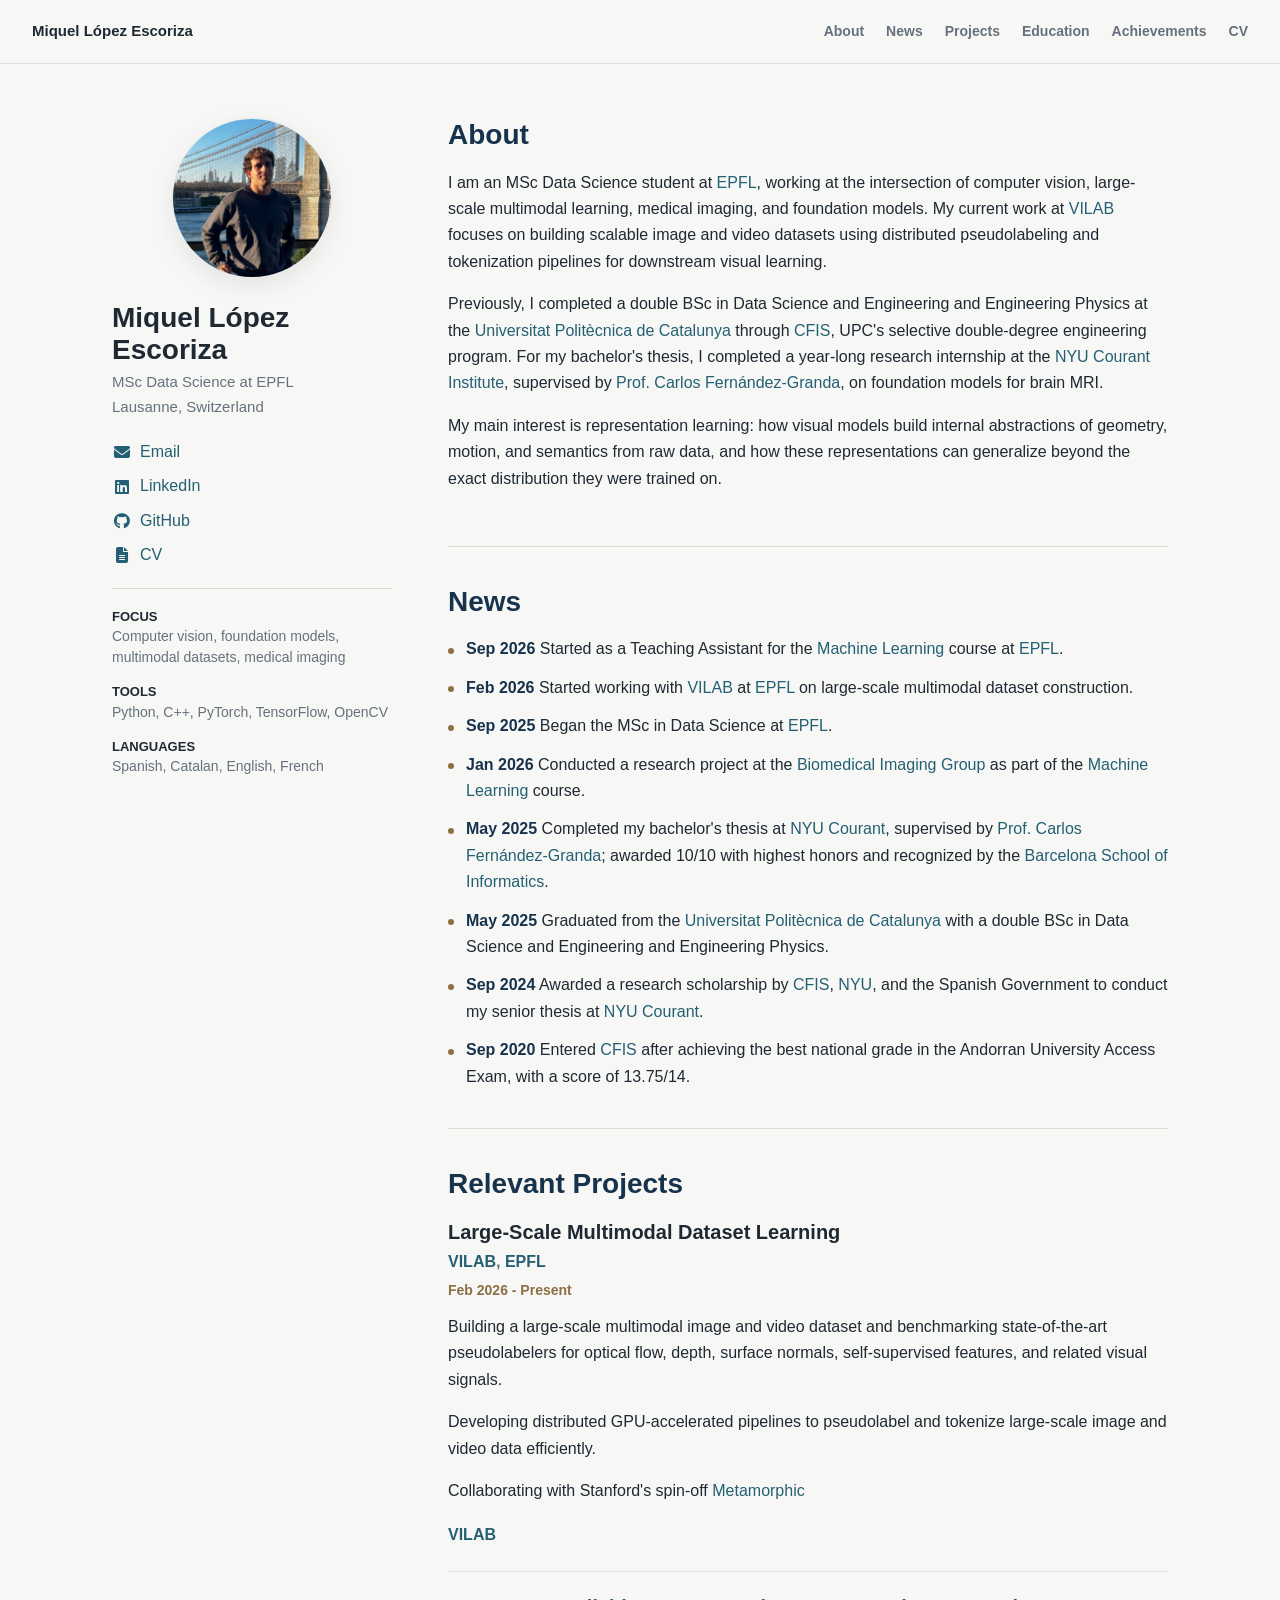
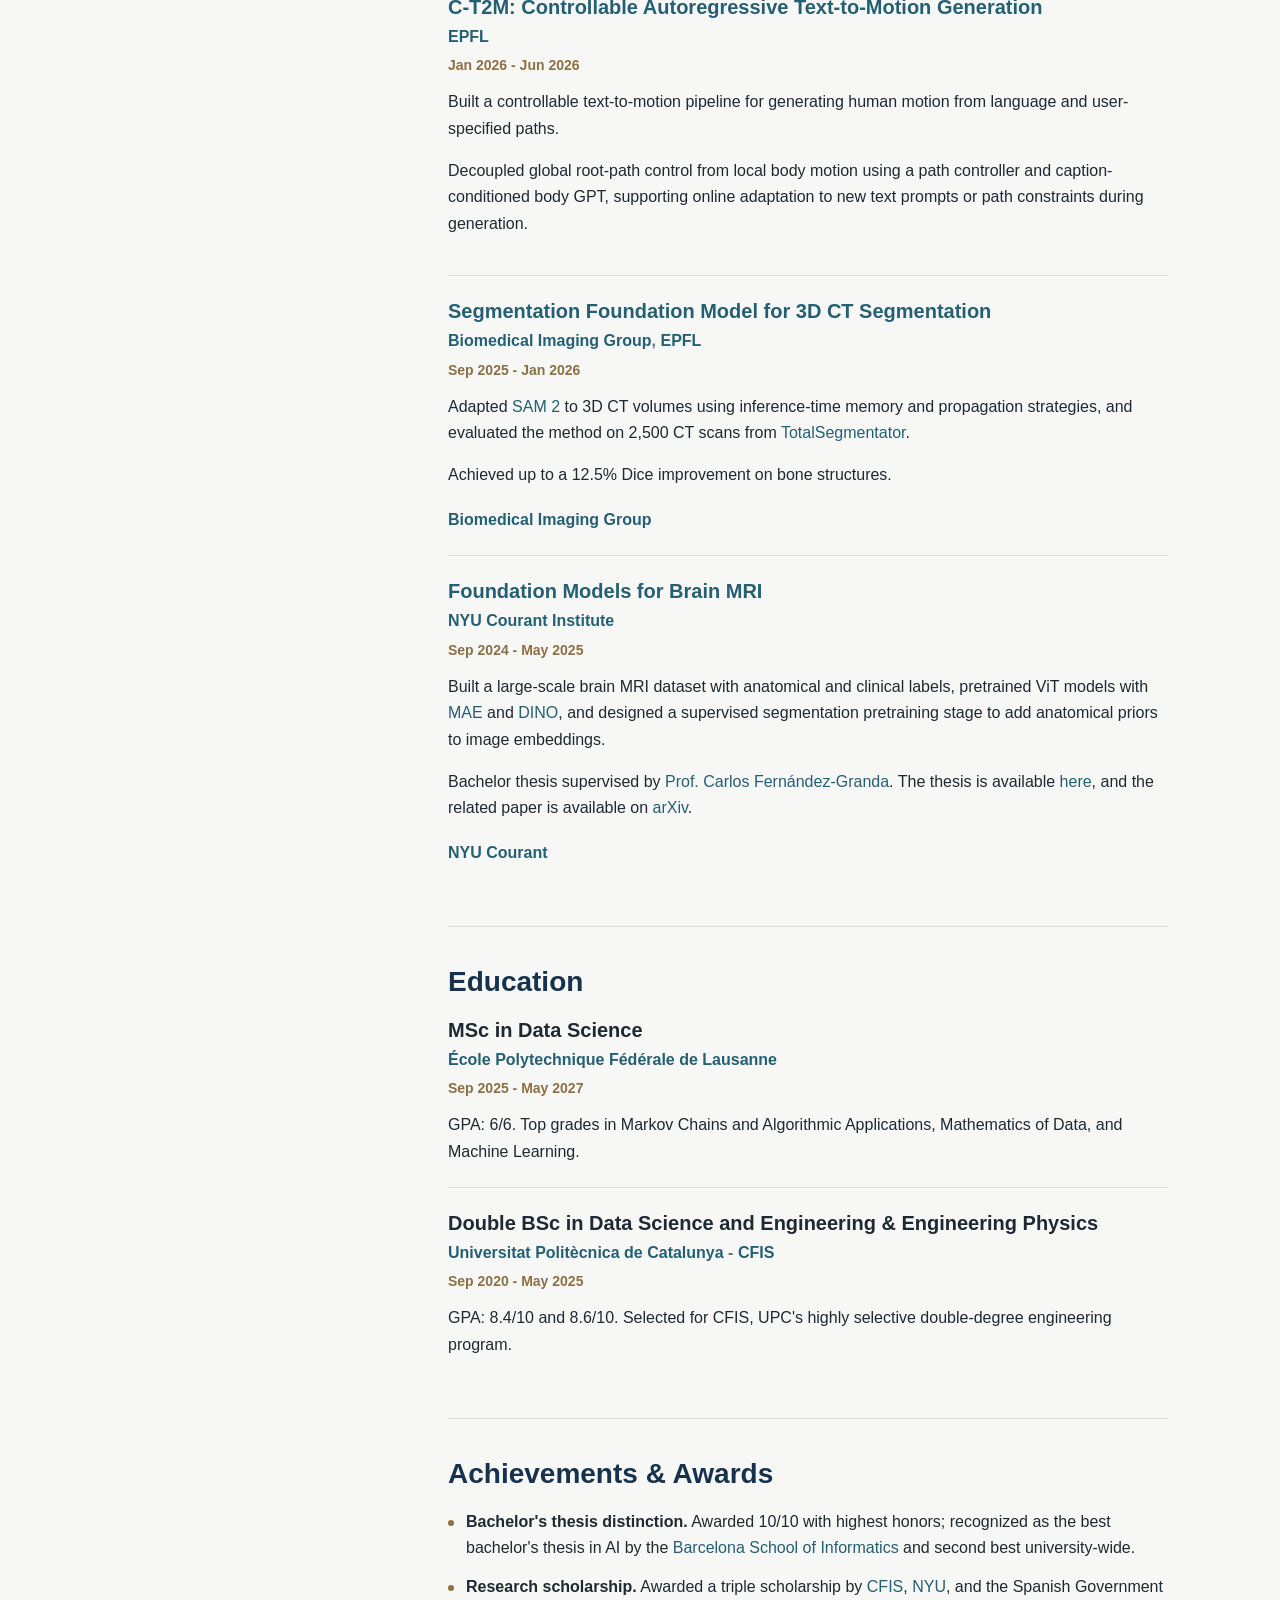
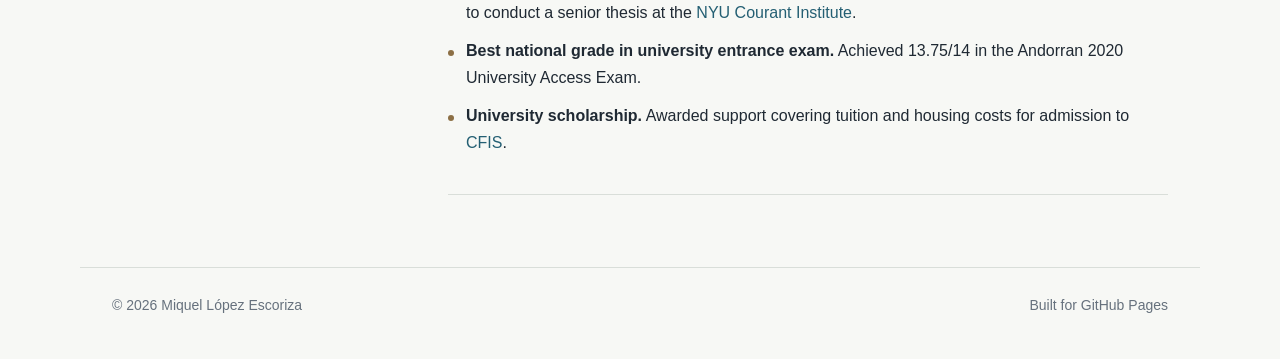
<file: index.html>
<!doctype html>
<html lang="en">
  <head>
    <meta charset="utf-8">
    <meta name="viewport" content="width=device-width, initial-scale=1">
    <meta name="description" content="Miquel L&oacute;pez Escoriza - data science, computer vision, medical imaging, foundation models, and multimodal learning.">
    <title>Miquel L&oacute;pez Escoriza</title>
    <link rel="stylesheet" href="styles.css">

    <link
      rel="stylesheet"
      href="https://cdnjs.cloudflare.com/ajax/libs/font-awesome/6.5.0/css/all.min.css"
    >
  </head>
  <body>
    <header class="site-header">
      <a class="brand" href="#about">Miquel L&oacute;pez Escoriza</a>
      <nav class="top-nav" aria-label="Primary">
        <a href="#about">About</a>
        <a href="#news">News</a>
        <a href="#projects">Projects</a>
        <a href="#education">Education</a>
        <a href="#achievements">Achievements</a>
        <a href="cv.pdf">CV</a>
      </nav>
    </header>

    <main class="page-shell">
      <aside class="profile">
        <img class="avatar" src="assets/profile.png" alt="Profile picture of Miquel L&oacute;pez Escoriza">
        <h1>Miquel L&oacute;pez Escoriza</h1>
        <p class="tagline">MSc Data Science at EPFL</p>
        <p class="location">Lausanne, Switzerland</p>

        <div class="profile-links" aria-label="Profile links">
          <a href="mailto:miquel.lopezescoriza@epfl.ch">
            <i class="fa-solid fa-envelope"></i>
            <span>Email</span>
          </a>

          <a href="https://www.linkedin.com/in/miquel-l%C3%B3pez-escoriza-42b721256/" target="_blank" rel="noopener noreferrer">
            <i class="fa-brands fa-linkedin"></i>
            <span>LinkedIn</span>
          </a>

          <a href="https://github.com/MIQUEL-LOPEZ-ESCORIZA" target="_blank" rel="noopener noreferrer">
            <i class="fa-brands fa-github"></i>
            <span>GitHub</span>
          </a>

          <a href="cv.pdf">
            <i class="fa-solid fa-file-lines"></i>
            <span>CV</span>
          </a>
        </div>

        <div class="quick-facts">
          <p><strong>Focus</strong> Computer vision, foundation models, multimodal datasets, medical imaging</p>
          <p><strong>Tools</strong> Python, C++, PyTorch, TensorFlow, OpenCV</p>
          <p><strong>Languages</strong> Spanish, Catalan, English, French</p>
        </div>
      </aside>

      <section class="content">
        <section id="about" class="section">
          <h2>About</h2>
          <p>
            I am an MSc Data Science student at
            <a href="https://www.epfl.ch/en/">EPFL</a>, working at the intersection of computer vision,
            large-scale multimodal learning, medical imaging, and foundation models. My current work at
            <a href="https://vilab.epfl.ch/">VILAB</a> focuses on building scalable image and video datasets using
            distributed pseudolabeling and tokenization pipelines for downstream visual learning.
          </p>
          <p>
            Previously, I completed a double BSc in Data Science and Engineering and Engineering Physics at the
            <a href="https://www.upc.edu/en">Universitat Polit&egrave;cnica de Catalunya</a> through
            <a href="https://cfis.upc.edu/en">CFIS</a>, UPC's selective double-degree engineering program. For my
            bachelor's thesis, I completed a year-long research internship at the
            <a href="https://cims.nyu.edu/dynamic/">NYU Courant Institute</a>, supervised by
            <a href="https://math.nyu.edu/~cfgranda/">Prof. Carlos Fern&aacute;ndez-Granda</a>, on foundation models
            for brain MRI.
          </p>
          <p>
            My main interest is representation learning: how visual models build internal abstractions of geometry,
            motion, and semantics from raw data, and how these representations can generalize beyond the exact
            distribution they were trained on.
          </p>
        </section>

        <section id="news" class="section news">
          <h2>News</h2>
          <ul>
            <li><time datetime="2026-09">Sep 2026</time> Started as a Teaching Assistant for the <a href="https://edu.epfl.ch/coursebook/en/machine-learning-CS-433">Machine Learning</a> course at <a href="https://www.epfl.ch/en/">EPFL</a>.</li>
            <li><time datetime="2026-02">Feb 2026</time> Started working with <a href="https://vilab.epfl.ch/">VILAB</a> at <a href="https://www.epfl.ch/en/">EPFL</a> on large-scale multimodal dataset construction.</li>
            <li><time datetime="2025-09">Sep 2025</time> Began the MSc in Data Science at <a href="https://www.epfl.ch/education/master/programs/data-science/">EPFL</a>.</li>
            <li><time datetime="2026-01">Jan 2026</time> Conducted a research project at the <a href="https://bigwww.epfl.ch/">Biomedical Imaging Group</a> as part of the <a href="https://edu.epfl.ch/coursebook/en/machine-learning-CS-433">Machine Learning</a> course.</li>
            <li><time datetime="2025-05">May 2025</time> Completed my bachelor's thesis at <a href="https://cims.nyu.edu/dynamic/">NYU Courant</a>, supervised by <a href="https://math.nyu.edu/~cfgranda/">Prof. Carlos Fern&aacute;ndez-Granda</a>; awarded 10/10 with highest honors and recognized by the <a href="https://www.fib.upc.edu/en">Barcelona School of Informatics</a>.</li>
            <li><time datetime="2025-05">May 2025</time> Graduated from the <a href="https://www.upc.edu/en">Universitat Polit&egrave;cnica de Catalunya</a> with a double BSc in Data Science and Engineering and Engineering Physics.</li>
            <li><time datetime="2024-09">Sep 2024</time> Awarded a research scholarship by <a href="https://cfis.upc.edu/en">CFIS</a>, <a href="https://www.nyu.edu/">NYU</a>, and the Spanish Government to conduct my senior thesis at <a href="https://cims.nyu.edu/dynamic/">NYU Courant</a>.</li>
            <li><time datetime="2020-09">Sep 2020</time> Entered <a href="https://cfis.upc.edu/en">CFIS</a> after achieving the best national grade in the Andorran University Access Exam, with a score of 13.75/14.</li>
          </ul>
        </section>

        <section id="experience" class="section">
          <h2>Relevant Projects</h2>


          <article class="entry">
            <div class="entry-meta">
              <h3>Large-Scale Multimodal Dataset Learning</h3>
              <span><a href="https://vilab.epfl.ch/">VILAB</a>, <a href="https://www.epfl.ch/en/">EPFL</a></span>
              <time>Feb 2026 - Present</time>
            </div>
            <p>
              Building a large-scale multimodal image and video dataset and benchmarking state-of-the-art
              pseudolabelers for optical flow, depth, surface normals, self-supervised features, and related visual signals.
            </p>
            <p>
              Developing distributed GPU-accelerated pipelines to pseudolabel and tokenize large-scale image and video
              data efficiently.
            </p>
            <p>
              Collaborating with Stanford's spin-off <span><a href="https://www.metamorphic.com/about">Metamorphic</a>
            </p>
            <a class="text-link" href="https://vilab.epfl.ch/">VILAB</a>
          </article>

          <article class="entry">
            <div class="entry-meta">
              <h3><a href="https://mpilligua.github.io/C-T2M.github.io/">C-T2M: Controllable Autoregressive Text-to-Motion Generation</a></h3>
              <span><a href="https://www.epfl.ch/en/">EPFL</a></span>
              <time>Jan 2026 - Jun 2026</time>
            </div>
            <p>
              Built a controllable text-to-motion pipeline for generating human motion from language and
              user-specified paths.
            </p>
            <p>
              Decoupled global root-path control from local body motion using a path controller and
              caption-conditioned body GPT, supporting online adaptation to new text prompts or path constraints
              during generation.
            </p>
          </article>

          <article class="entry">
            <div class="entry-meta">
              <h3><a href="https://arxiv.org/abs/2603.23116">Segmentation Foundation Model for 3D CT Segmentation</a></h3>
              <span><a href="https://bigwww.epfl.ch/">Biomedical Imaging Group</a>, <a href="https://www.epfl.ch/en/">EPFL</a></span>
              <time>Sep 2025 - Jan 2026</time>
            </div>
            <p>
              Adapted <a href="https://ai.meta.com/sam2/">SAM 2</a> to 3D CT volumes using inference-time memory and
              propagation strategies, and evaluated the method on 2,500 CT scans from
              <a href="https://github.com/wasserth/TotalSegmentator">TotalSegmentator</a>.
            </p>
            <p>
              Achieved up to a 12.5% Dice improvement on bone structures.
            </p>
            <a class="text-link" href="https://bigwww.epfl.ch/">Biomedical Imaging Group</a>
          </article>

          <article class="entry">
            <div class="entry-meta">
              <h3><a href="https://arxiv.org/abs/2609.06807">Foundation Models for Brain MRI</a></h3>
              <span><a href="https://cims.nyu.edu/dynamic/">NYU Courant Institute</a></span>
              <time>Sep 2024 - May 2025</time>
            </div>
            <p>
              Built a large-scale brain MRI dataset with anatomical and clinical labels, pretrained ViT models with
              <a href="https://arxiv.org/abs/2111.06377">MAE</a> and <a href="https://arxiv.org/abs/2104.14294">DINO</a>,
              and designed a supervised segmentation pretraining stage to add anatomical priors to image embeddings.
            </p>
            <p>
              Bachelor thesis supervised by <a href="https://math.nyu.edu/~cfgranda/">Prof. Carlos Fern&aacute;ndez-Granda</a>.
              The thesis is available <a href="https://upcommons.upc.edu/entities/publication/21ef589a-1c9e-4be0-b72b-c16742bead68">here</a>,
              and the related paper is available on
              <a href="https://arxiv.org/abs/2609.06807">arXiv</a>.
            </p>
            <a class="text-link" href="https://cims.nyu.edu/dynamic/">NYU Courant</a>
          </article>
        </section>

        <section id="education" class="section">
          <h2>Education</h2>

          <article class="entry compact">
            <div class="entry-meta">
              <h3>MSc in Data Science</h3>
              <span><a href="https://www.epfl.ch/en/">&Eacute;cole Polytechnique F&eacute;d&eacute;rale de Lausanne</a></span>
              <time>Sep 2025 - May 2027</time>
            </div>
            <p>
              GPA: 6/6. Top grades in Markov Chains and Algorithmic Applications, Mathematics of Data, and Machine Learning.
            </p>
          </article>

          <article class="entry compact">
            <div class="entry-meta">
              <h3>Double BSc in Data Science and Engineering &amp; Engineering Physics</h3>
              <span><a href="https://www.upc.edu/en">Universitat Polit&egrave;cnica de Catalunya</a> - <a href="https://cfis.upc.edu/en">CFIS</a></span>
              <time>Sep 2020 - May 2025</time>
            </div>
            <p>
              GPA: 8.4/10 and 8.6/10. Selected for CFIS, UPC's highly selective double-degree engineering program.
            </p>
          </article>
        </section>

        <section id="awards" class="section">
          <h2>Achievements &amp; Awards</h2>
          <ul class="awards">
            <li>
              <strong>Bachelor's thesis distinction.</strong> Awarded 10/10 with highest honors; recognized as the best
              bachelor's thesis in AI by the <a href="https://www.fib.upc.edu/en">Barcelona School of Informatics</a>
              and second best university-wide.
            </li>
            <li>
              <strong>Research scholarship.</strong> Awarded a triple scholarship by
              <a href="https://cfis.upc.edu/en">CFIS</a>, <a href="https://www.nyu.edu/">NYU</a>, and the Spanish Government
              to conduct a senior thesis at the <a href="https://cims.nyu.edu/dynamic/">NYU Courant Institute</a>.
            </li>
            <li>
              <strong>Best national grade in university entrance exam.</strong> Achieved 13.75/14 in the Andorran 2020
              University Access Exam.
            </li>
            <li>
              <strong>University scholarship.</strong> Awarded support covering tuition and housing costs for admission to
              <a href="https://cfis.upc.edu/en">CFIS</a>.
            </li>
          </ul>
        </section>
      </section>
    </main>

    <footer class="site-footer">
      <span>&copy; 2026 Miquel L&oacute;pez Escoriza</span>
      <span>Built for GitHub Pages</span>
    </footer>
  </body>
</html>
</file>
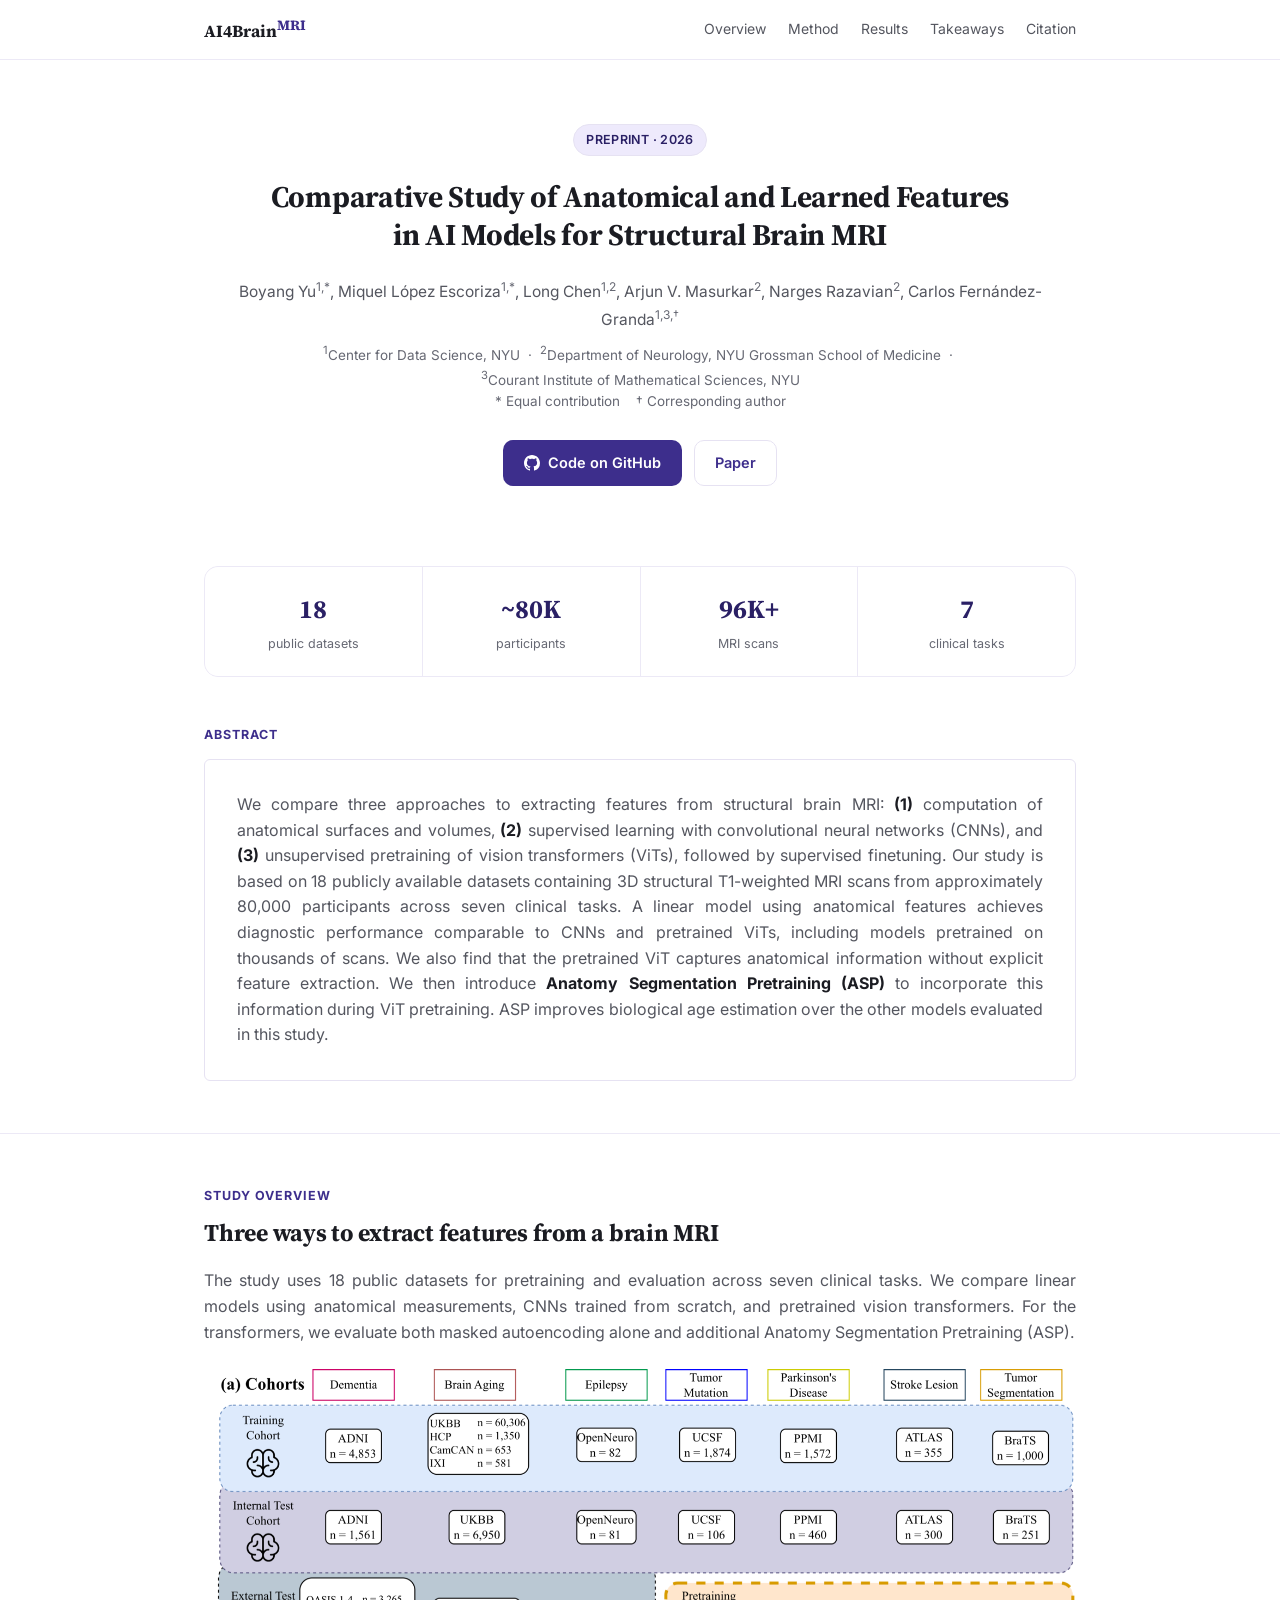
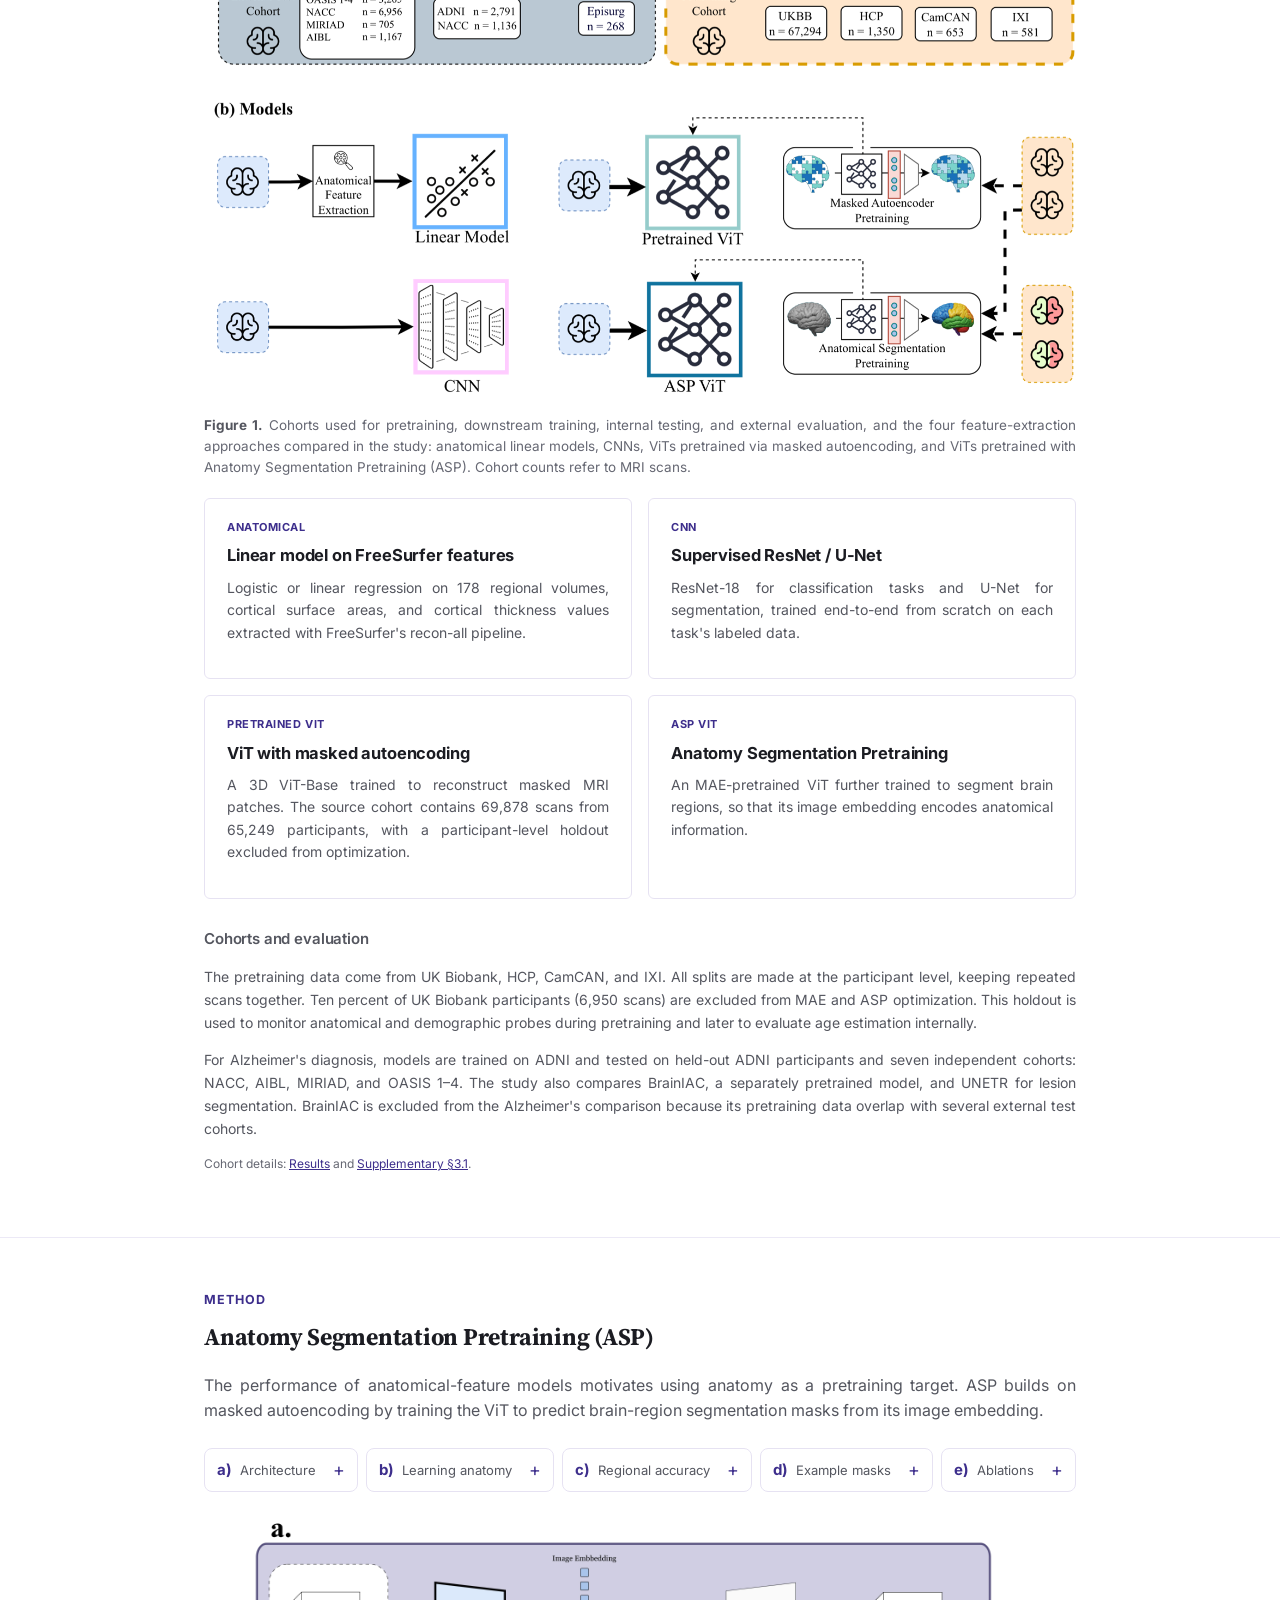
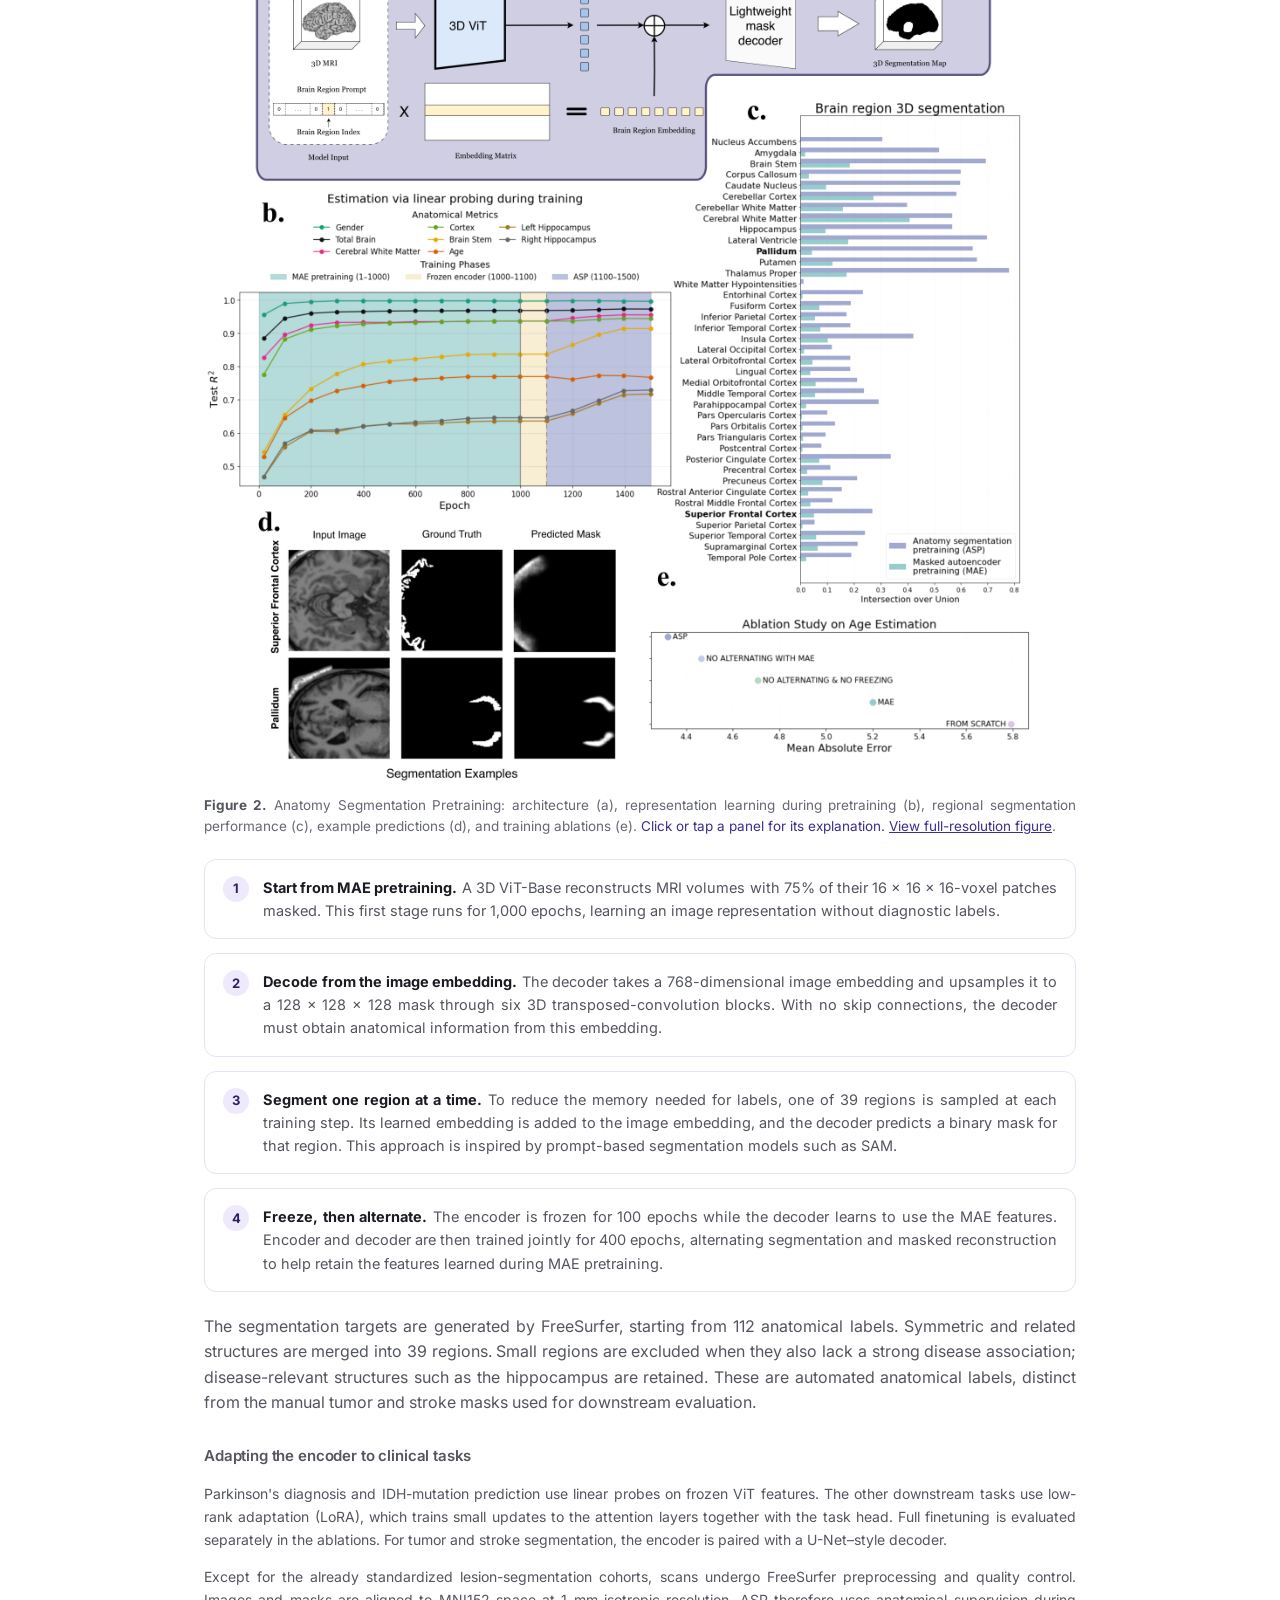
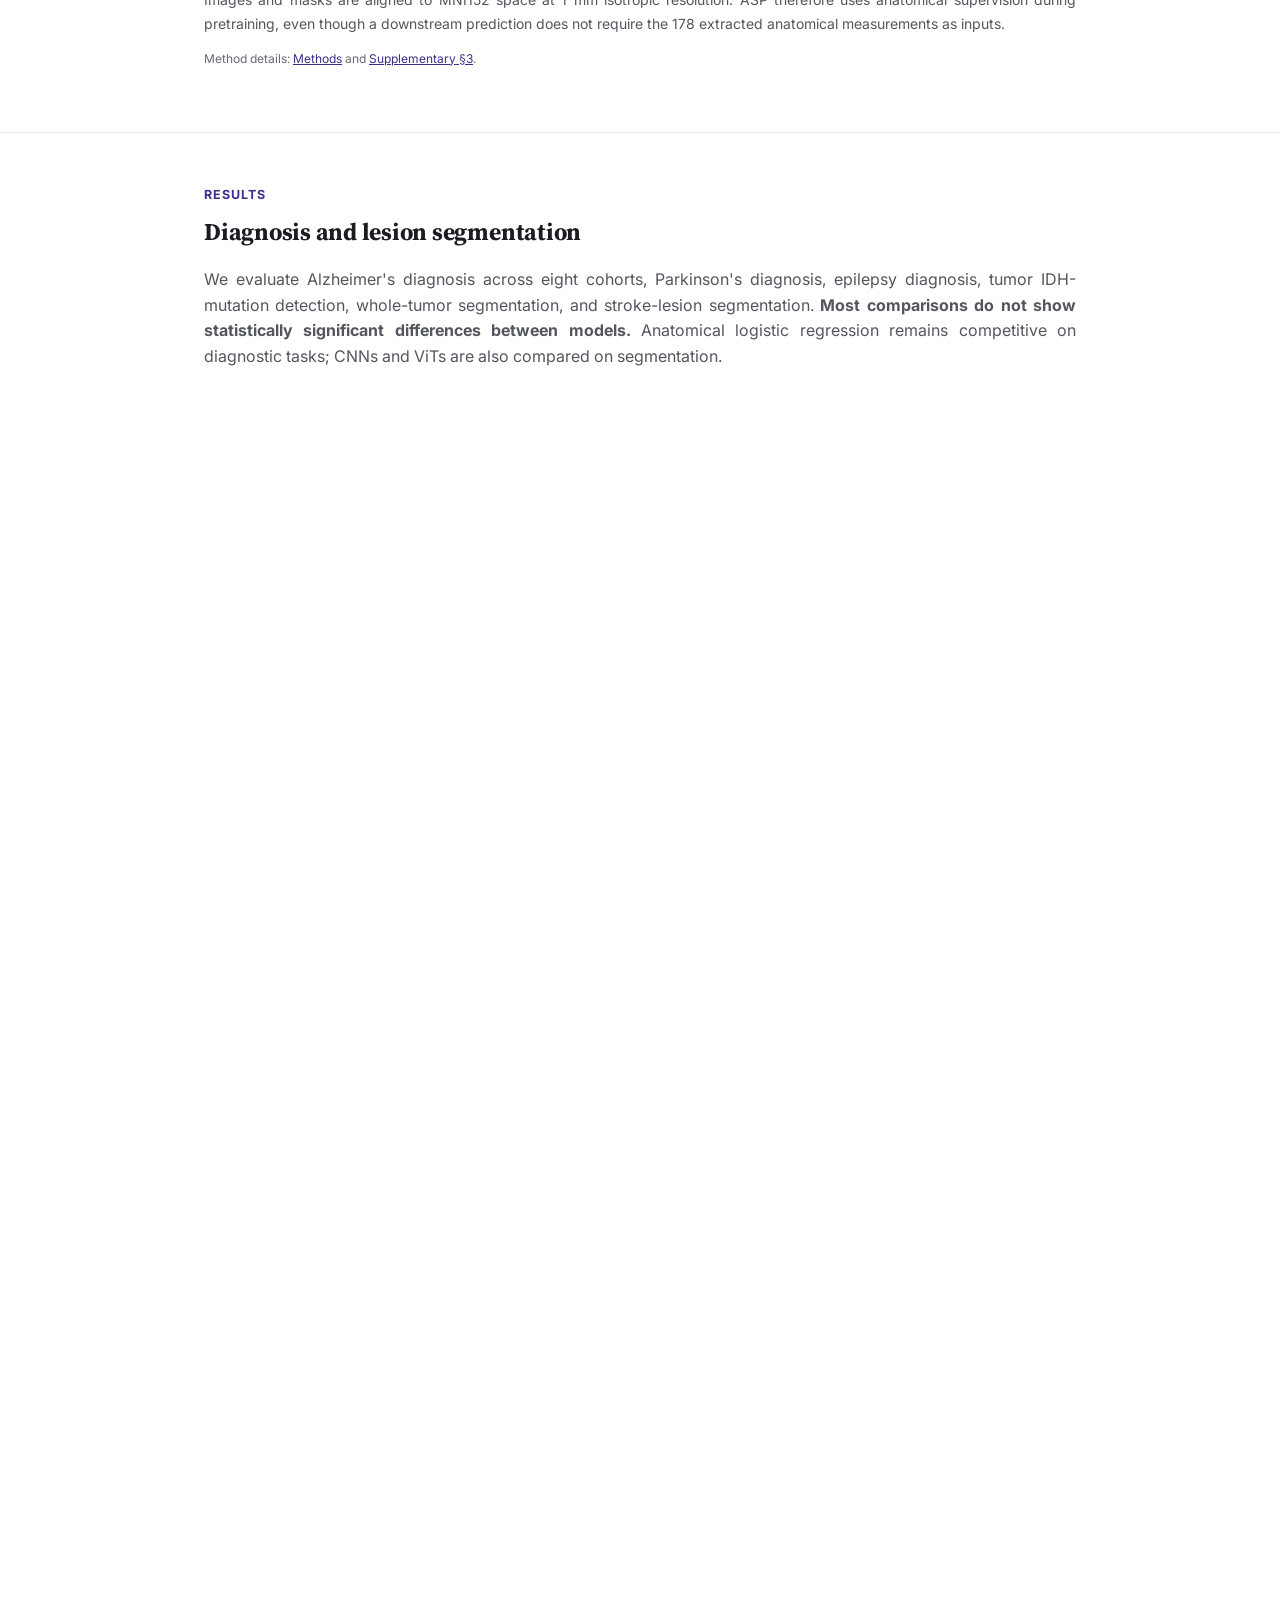
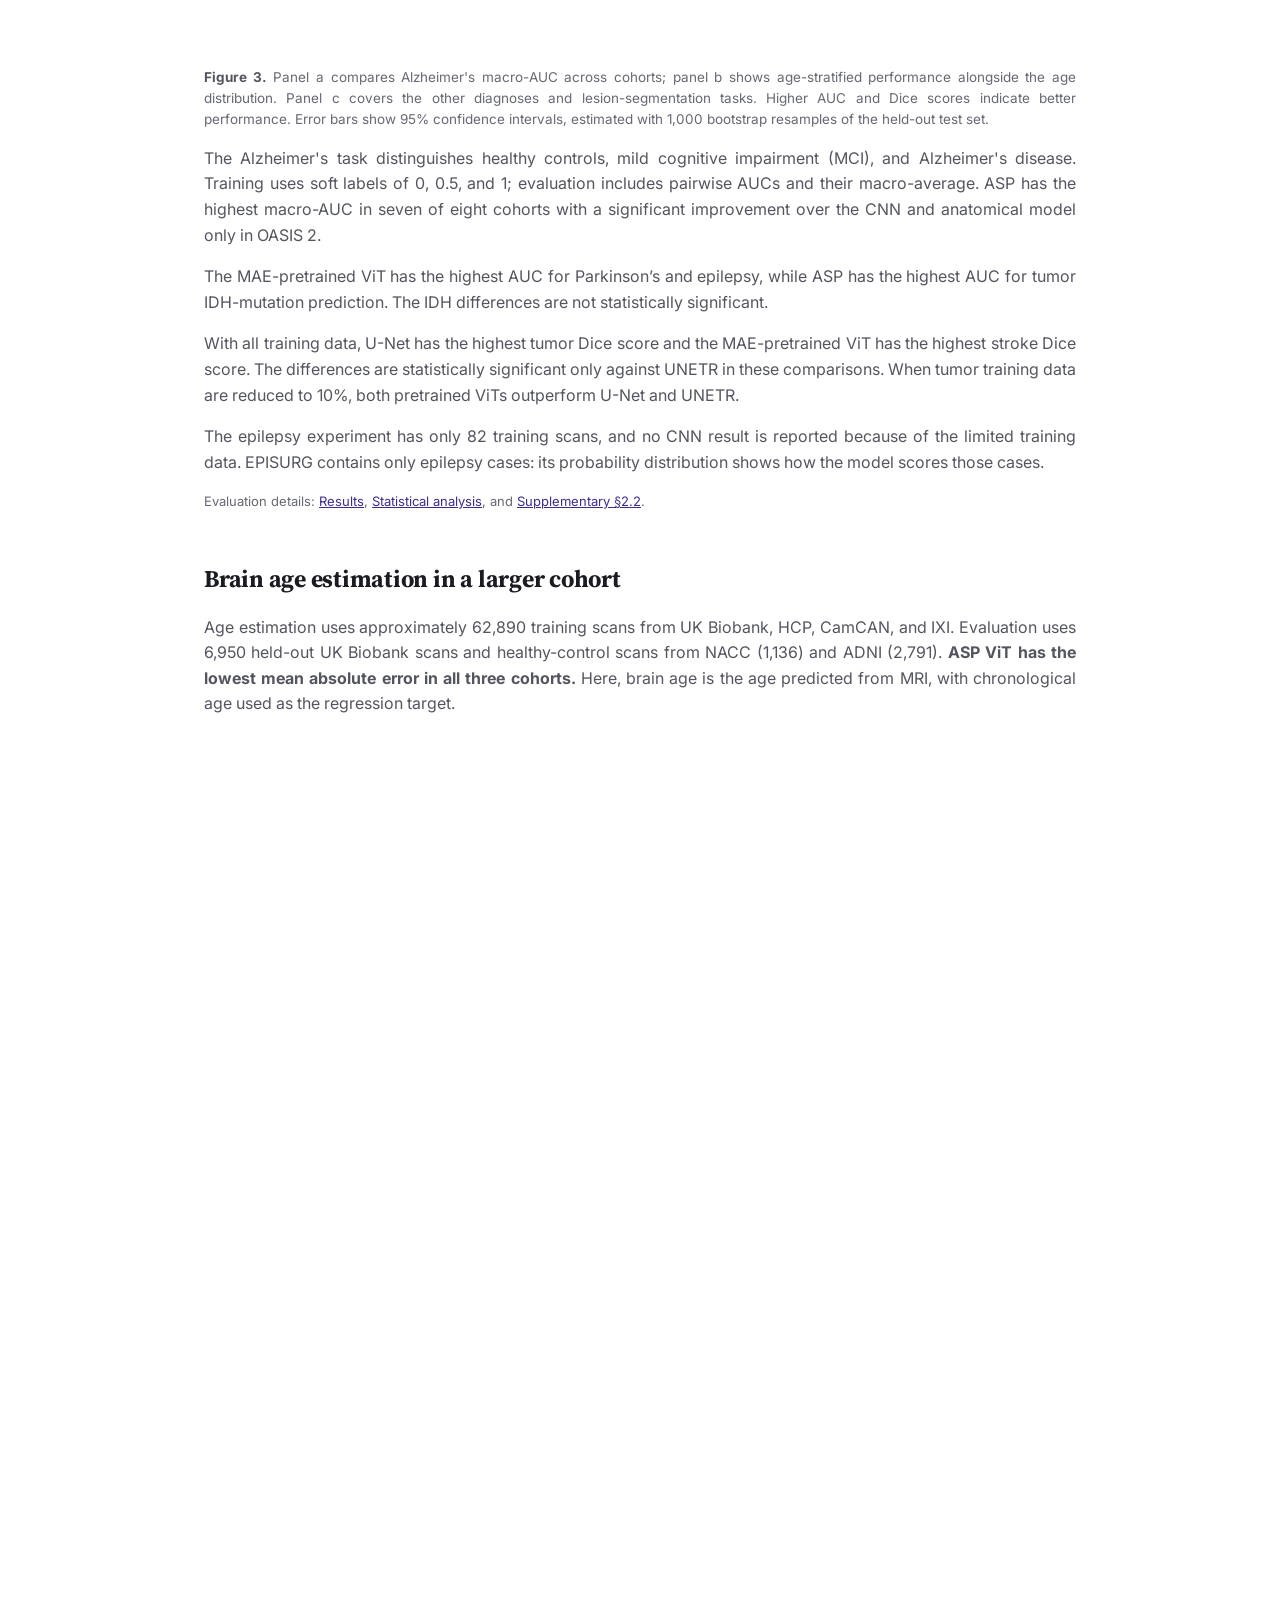
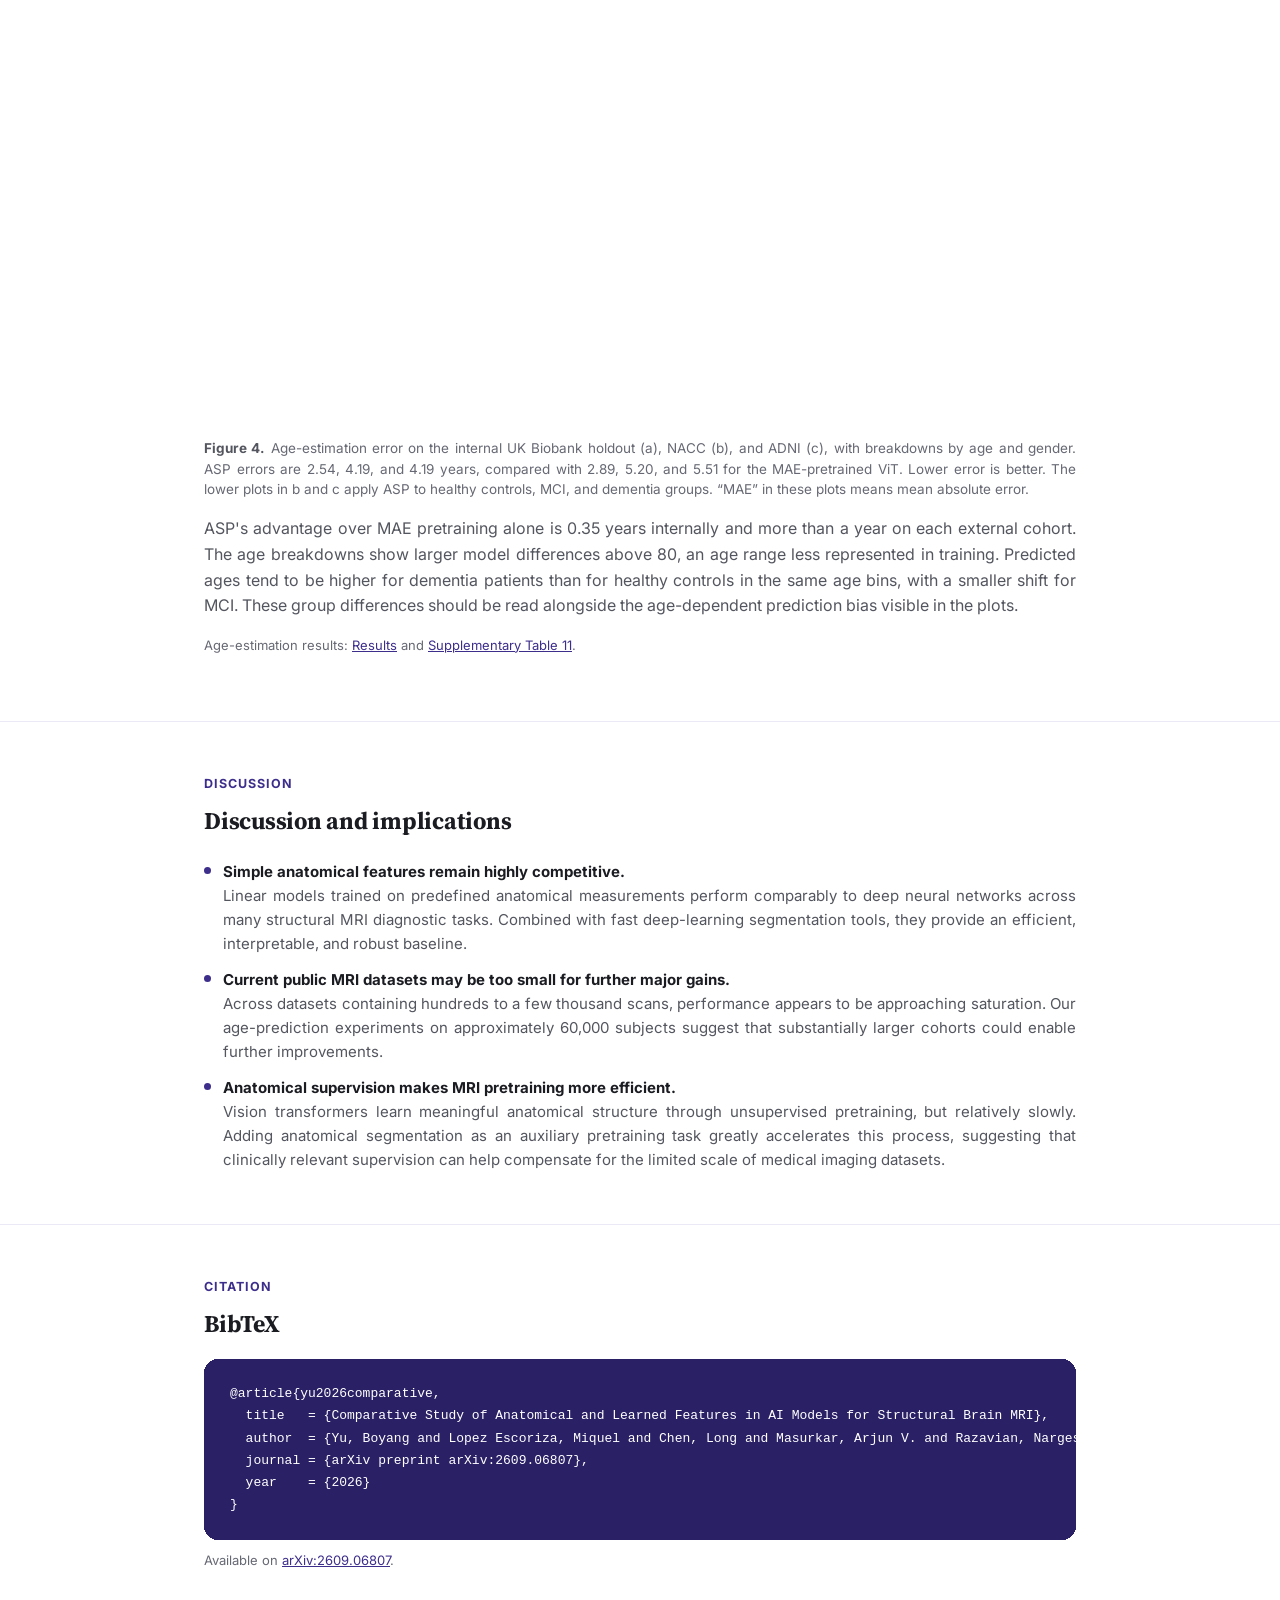
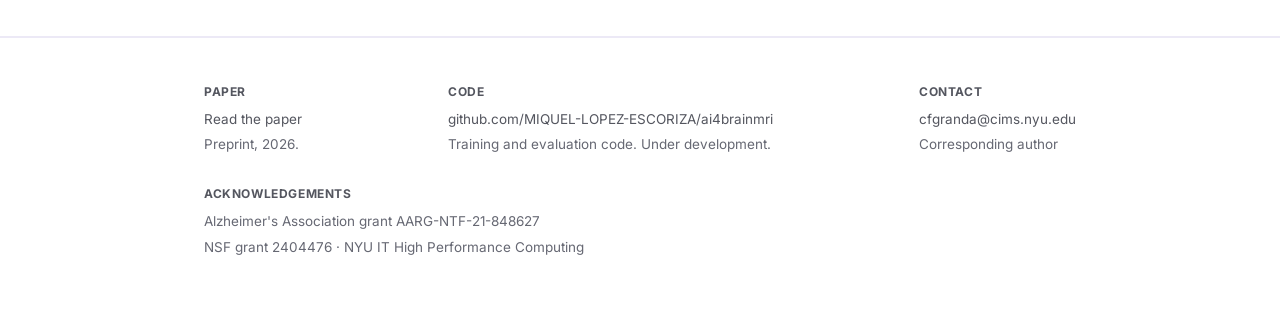
<file: projects/ai4brainmri/index.html>
<!DOCTYPE html>
<html lang="en">
<head>
<meta charset="UTF-8">
<meta name="viewport" content="width=device-width, initial-scale=1.0">
<title>AI4BrainMRI — Comparative Study of Anatomical and Learned Features for Structural Brain MRI</title>
<meta name="description" content="A comparative study of anatomical, CNN, and vision-transformer models for structural brain MRI, introducing Anatomy Segmentation Pretraining (ASP).">
<link rel="icon" href="data:image/svg+xml,<svg xmlns=%22http://www.w3.org/2000/svg%22 viewBox=%220 0 100 100%22><text y=%22.9em%22 font-size=%2290%22>🧠</text></svg>">
<link rel="preconnect" href="https://fonts.googleapis.com">
<link rel="preconnect" href="https://fonts.gstatic.com" crossorigin>
<link rel="stylesheet" href="https://fonts.googleapis.com/css2?family=Source+Serif+4:opsz,wght@8..60,400;8..60,600;8..60,700&family=Inter:wght@400;500;600;700&display=swap">
<link rel="stylesheet" href="styles.css">
<script src="figure-panels.js" defer></script>
</head>
<body>

<div class="topbar">
  <div class="topbar-inner">
    <a class="brand" href="#top">AI4Brain<sup>MRI</sup></a>
    <div class="nav-links">
      <a href="#overview">Overview</a>
      <a href="#method">Method</a>
      <a href="#results">Results</a>
      <a href="#takeaways">Takeaways</a>
      <a href="#citation">Citation</a>
    </div>
  </div>
</div>

<a id="top"></a>
<div class="wrap">
  <div class="hero">
    <div class="hero-badge">Preprint · 2026</div>
    <h1>Comparative Study of Anatomical and Learned Features in AI Models for Structural Brain MRI</h1>
    <div class="authors">
      Boyang Yu<span class="eq">1,*</span>, Miquel López Escoriza<span class="eq">1,*</span>, Long Chen<span class="eq">1,2</span>, Arjun V. Masurkar<span class="eq">2</span>, Narges Razavian<span class="eq">2</span>, Carlos Fernández-Granda<span class="eq">1,3,†</span>
    </div>
    <div class="affils">
      <sup>1</sup>Center for Data Science, NYU &nbsp;·&nbsp; <sup>2</sup>Department of Neurology, NYU Grossman School of Medicine &nbsp;·&nbsp; <sup>3</sup>Courant Institute of Mathematical Sciences, NYU
      <br>* Equal contribution &nbsp;&nbsp; † Corresponding author
    </div>
    <div class="hero-buttons">
      <a class="btn btn-primary" href="https://github.com/MIQUEL-LOPEZ-ESCORIZA/ai4brainmri" target="_blank" rel="noopener">
        <svg viewBox="0 0 16 16" fill="currentColor"><path d="M8 0C3.58 0 0 3.58 0 8c0 3.54 2.29 6.53 5.47 7.59.4.07.55-.17.55-.38 0-.19-.01-.82-.01-1.49-2.01.37-2.53-.49-2.69-.94-.09-.23-.48-.94-.82-1.13-.28-.15-.68-.52-.01-.53.63-.01 1.08.58 1.23.82.72 1.21 1.87.87 2.33.66.07-.52.28-.87.51-1.07-1.78-.2-3.64-.89-3.64-3.95 0-.87.31-1.59.82-2.15-.08-.2-.36-1.02.08-2.12 0 0 .67-.21 2.2.82.64-.18 1.32-.27 2-.27.68 0 1.36.09 2 .27 1.53-1.04 2.2-.82 2.2-.82.44 1.1.16 1.92.08 2.12.51.56.82 1.27.82 2.15 0 3.07-1.87 3.75-3.65 3.95.29.25.54.73.54 1.48 0 1.07-.01 1.93-.01 2.2 0 .21.15.46.55.38A8.01 8.01 0 0 0 16 8c0-4.42-3.58-8-8-8z"/></svg>
        Code on GitHub
      </a>
      <a class="btn btn-ghost" href="https://arxiv.org/abs/2609.06807" target="_blank" rel="noopener">
        Paper
      </a>
    </div>
  </div>

  <div class="stats">
    <div class="stat"><div class="num">18</div><div class="lbl">public datasets</div></div>
    <div class="stat"><div class="num">~80K</div><div class="lbl">participants</div></div>
    <div class="stat"><div class="num">96K+</div><div class="lbl">MRI scans</div></div>
    <div class="stat"><div class="num">7</div><div class="lbl">clinical tasks</div></div>
  </div>

  <section id="abstract" style="padding-top:8px;">
    <div class="eyebrow">Abstract</div>
    <div class="abstract-card" style="margin-top:14px;">
      We compare three approaches to extracting features from structural brain MRI: <b>(1)</b> computation of anatomical surfaces and volumes, <b>(2)</b> supervised learning with convolutional neural networks (CNNs), and <b>(3)</b> unsupervised pretraining of vision transformers (ViTs), followed by supervised finetuning. Our study is based on 18 publicly available datasets containing 3D structural T1-weighted MRI scans from approximately 80,000 participants across seven clinical tasks. A linear model using anatomical features achieves diagnostic performance comparable to CNNs and pretrained ViTs, including models pretrained on thousands of scans. We also find that the pretrained ViT captures anatomical information without explicit feature extraction. We then introduce <b>Anatomy Segmentation Pretraining (ASP)</b> to incorporate this information during ViT pretraining. ASP improves biological age estimation over the other models evaluated in this study.
    </div>
  </section>
</div>

<section id="overview" class="section-alt">
  <div class="wrap">
    <div class="eyebrow">Study Overview</div>
    <h2 class="section-title">Three ways to extract features from a brain MRI</h2>
    <p class="lede">The study uses 18 public datasets for pretraining and evaluation across seven clinical tasks. We compare linear models using anatomical measurements, CNNs trained from scratch, and pretrained vision transformers. For the transformers, we evaluate both masked autoencoding alone and additional Anatomy Segmentation Pretraining (ASP).</p>
    <figure style="margin-top:24px;">
      <a class="figure-link" href="figures/overview_transparent.png" target="_blank" rel="noopener" aria-label="Open this figure at full resolution">
        <img src="figures/overview_transparent.png" alt="Overview of cohorts and AI models used in the study" width="1600" height="1163" loading="lazy" decoding="async">
      </a>
      <figcaption><b>Figure 1.</b> Cohorts used for pretraining, downstream training, internal testing, and external evaluation, and the four feature-extraction approaches compared in the study: anatomical linear models, CNNs, ViTs pretrained via masked autoencoding, and ViTs pretrained with Anatomy Segmentation Pretraining (ASP). Cohort counts refer to MRI scans.</figcaption>
    </figure>

    <div class="grid-cards">
      <div class="card">
        <div class="tag">Anatomical</div>
        <h3>Linear model on FreeSurfer features</h3>
        <p>Logistic or linear regression on 178 regional volumes, cortical surface areas, and cortical thickness values extracted with FreeSurfer's recon-all pipeline.</p>
      </div>
      <div class="card">
        <div class="tag">CNN</div>
        <h3>Supervised ResNet / U-Net</h3>
        <p>ResNet-18 for classification tasks and U-Net for segmentation, trained end-to-end from scratch on each task's labeled data.</p>
      </div>
      <div class="card">
        <div class="tag">Pretrained ViT</div>
        <h3>ViT with masked autoencoding</h3>
        <p>A 3D ViT-Base trained to reconstruct masked MRI patches. The source cohort contains 69,878 scans from 65,249 participants, with a participant-level holdout excluded from optimization.</p>
      </div>
      <div class="card">
        <div class="tag">ASP ViT</div>
        <h3>Anatomy Segmentation Pretraining</h3>
        <p>An MAE-pretrained ViT further trained to segment brain regions, so that its image embedding encodes anatomical information.</p>
      </div>
    </div>

    <div class="supporting-details">
    <h3 class="subsection-title">Cohorts and evaluation</h3>
    <p class="lede">The pretraining data come from UK Biobank, HCP, CamCAN, and IXI. All splits are made at the participant level, keeping repeated scans together. Ten percent of UK Biobank participants (6,950 scans) are excluded from MAE and ASP optimization. This holdout is used to monitor anatomical and demographic probes during pretraining and later to evaluate age estimation internally.</p>
    <p class="lede">For Alzheimer's diagnosis, models are trained on ADNI and tested on held-out ADNI participants and seven independent cohorts: NACC, AIBL, MIRIAD, and OASIS 1–4. The study also compares BrainIAC, a separately pretrained model, and UNETR for lesion segmentation. BrainIAC is excluded from the Alzheimer's comparison because its pretraining data overlap with several external test cohorts.</p>
    <p class="source-note">Cohort details: <a href="https://arxiv.org/html/2609.06807v1#Sx2">Results</a> and <a href="https://arxiv.org/html/2609.06807v1#S3.SS1">Supplementary §3.1</a>.</p>
    </div>
  </div>
</section>

<section id="method">
  <div class="wrap">
    <div class="eyebrow">Method</div>
    <h2 class="section-title">Anatomy Segmentation Pretraining (ASP)</h2>
    <p class="lede">The performance of anatomical-feature models motivates using anatomy as a pretraining target. ASP builds on masked autoencoding by training the ViT to predict brain-region segmentation masks from its image embedding.</p>

    <figure id="figure-asp" class="study-figure">
      <div class="asp-controls" role="group" aria-label="ASP figure explanations" hidden>
        <button class="asp-control" type="button" data-panel="a" aria-haspopup="dialog" aria-controls="asp-explanation"><span class="panel-letter">a)</span> Architecture<span class="panel-plus" aria-hidden="true">+</span></button>
        <button class="asp-control" type="button" data-panel="b" aria-haspopup="dialog" aria-controls="asp-explanation"><span class="panel-letter">b)</span> Learning anatomy<span class="panel-plus" aria-hidden="true">+</span></button>
        <button class="asp-control" type="button" data-panel="c" aria-haspopup="dialog" aria-controls="asp-explanation"><span class="panel-letter">c)</span> Regional accuracy<span class="panel-plus" aria-hidden="true">+</span></button>
        <button class="asp-control" type="button" data-panel="d" aria-haspopup="dialog" aria-controls="asp-explanation"><span class="panel-letter">d)</span> Example masks<span class="panel-plus" aria-hidden="true">+</span></button>
        <button class="asp-control" type="button" data-panel="e" aria-haspopup="dialog" aria-controls="asp-explanation"><span class="panel-letter">e)</span> Ablations<span class="panel-plus" aria-hidden="true">+</span></button>
      </div>
      <div class="asp-interactive">
        <img src="figures/seg_mae_transparent.png" alt="Five-panel ASP figure: region-prompt architecture, anatomical probes across three training phases, regional segmentation IoU, example masks, and age-estimation ablations" width="7992" height="8000" loading="lazy" decoding="async">
        <div class="asp-hotspots" hidden>
          <button class="asp-panel asp-panel-a" type="button" data-panel="a" aria-label="Explain panel a: region-conditioned architecture" aria-haspopup="dialog" aria-controls="asp-explanation"></button>
          <button class="asp-panel asp-panel-b" type="button" data-panel="b" aria-label="Explain panel b: anatomy learned during pretraining" aria-haspopup="dialog" aria-controls="asp-explanation"></button>
          <button class="asp-panel asp-panel-c" type="button" data-panel="c" aria-label="Explain panel c: regional segmentation accuracy" aria-haspopup="dialog" aria-controls="asp-explanation"></button>
          <button class="asp-panel asp-panel-d" type="button" data-panel="d" aria-label="Explain panel d: example segmentation masks" aria-haspopup="dialog" aria-controls="asp-explanation"></button>
          <button class="asp-panel asp-panel-e" type="button" data-panel="e" aria-label="Explain panel e: training ablations" aria-haspopup="dialog" aria-controls="asp-explanation"></button>
        </div>
      </div>
      <figcaption><b>Figure 2.</b> Anatomy Segmentation Pretraining: architecture (a), representation learning during pretraining (b), regional segmentation performance (c), example predictions (d), and training ablations (e). <span class="figure-hint" id="asp-hint" hidden>Click or tap a panel for its explanation.</span> <a href="figures/seg_mae_transparent.png" target="_blank" rel="noopener">View full-resolution figure</a>.</figcaption>
    </figure>

    <div class="steps">
      <div class="step"><div class="n">1</div><p><b>Start from MAE pretraining.</b> A 3D ViT-Base reconstructs MRI volumes with 75% of their 16 × 16 × 16-voxel patches masked. This first stage runs for 1,000 epochs, learning an image representation without diagnostic labels.</p></div>
      <div class="step"><div class="n">2</div><p><b>Decode from the image embedding.</b> The decoder takes a 768-dimensional image embedding and upsamples it to a 128 × 128 × 128 mask through six 3D transposed-convolution blocks. With no skip connections, the decoder must obtain anatomical information from this embedding.</p></div>
      <div class="step"><div class="n">3</div><p><b>Segment one region at a time.</b> To reduce the memory needed for labels, one of 39 regions is sampled at each training step. Its learned embedding is added to the image embedding, and the decoder predicts a binary mask for that region. This approach is inspired by prompt-based segmentation models such as SAM.</p></div>
      <div class="step"><div class="n">4</div><p><b>Freeze, then alternate.</b> The encoder is frozen for 100 epochs while the decoder learns to use the MAE features. Encoder and decoder are then trained jointly for 400 epochs, alternating segmentation and masked reconstruction to help retain the features learned during MAE pretraining.</p></div>
    </div>

    <p class="lede" style="margin-top:22px;">The segmentation targets are generated by FreeSurfer, starting from 112 anatomical labels. Symmetric and related structures are merged into 39 regions. Small regions are excluded when they also lack a strong disease association; disease-relevant structures such as the hippocampus are retained. These are automated anatomical labels, distinct from the manual tumor and stroke masks used for downstream evaluation.</p>
    <div class="supporting-details">
    <h3 class="subsection-title">Adapting the encoder to clinical tasks</h3>
    <p class="lede">Parkinson's diagnosis and IDH-mutation prediction use linear probes on frozen ViT features. The other downstream tasks use low-rank adaptation (LoRA), which trains small updates to the attention layers together with the task head. Full finetuning is evaluated separately in the ablations. For tumor and stroke segmentation, the encoder is paired with a U-Net–style decoder.</p>
    <p class="lede">Except for the already standardized lesion-segmentation cohorts, scans undergo FreeSurfer preprocessing and quality control. Images and masks are aligned to MNI152 space at 1 mm isotropic resolution. ASP therefore uses anatomical supervision during pretraining, even though a downstream prediction does not require the 178 extracted anatomical measurements as inputs.</p>
    <p class="source-note">Method details: <a href="https://arxiv.org/html/2609.06807v1#Sx3">Methods</a> and <a href="https://arxiv.org/html/2609.06807v1#S3">Supplementary §3</a>.</p>
    </div>
  </div>
</section>

<section id="results" class="section-alt">
  <div class="wrap">
    <div class="eyebrow">Results</div>
    <h2 class="section-title">Diagnosis and lesion segmentation</h2>
    <p class="lede">We evaluate Alzheimer's diagnosis across eight cohorts, Parkinson's diagnosis, epilepsy diagnosis, tumor IDH-mutation detection, whole-tumor segmentation, and stroke-lesion segmentation. <b>Most comparisons do not show statistically significant differences between models.</b> Anatomical logistic regression remains competitive on diagnostic tasks; CNNs and ViTs are also compared on segmentation.</p>
    <figure style="margin-top:24px;">
      <a class="figure-link" href="figures/results-diagnostics_transparent.png" target="_blank" rel="noopener" aria-label="Open this figure at full resolution">
        <img src="figures/results-diagnostics_transparent.png" alt="Alzheimer’s macro-AUC across eight cohorts and age groups, other diagnostic AUCs, epilepsy probabilities, and tumor and stroke segmentation Dice scores" width="1106" height="1600" loading="lazy" decoding="async">
      </a>
      <figcaption><b>Figure 3.</b> Panel a compares Alzheimer's macro-AUC across cohorts; panel b shows age-stratified performance alongside the age distribution. Panel c covers the other diagnoses and lesion-segmentation tasks. Higher AUC and Dice scores indicate better performance. Error bars show 95% confidence intervals, estimated with 1,000 bootstrap resamples of the held-out test set. </figcaption>
    </figure>

    <p class="lede">The Alzheimer's task distinguishes healthy controls, mild cognitive impairment (MCI), and Alzheimer's disease. Training uses soft labels of 0, 0.5, and 1; evaluation includes pairwise AUCs and their macro-average. ASP has the highest macro-AUC in seven of eight cohorts with a significant improvement over the CNN and anatomical model only in OASIS 2.</p>
    <p class="lede">The MAE-pretrained ViT has the highest AUC for Parkinson’s and epilepsy, while ASP has the highest AUC for tumor IDH-mutation prediction. The IDH differences are not statistically significant.</p>
    <p class="lede">With all training data, U-Net has the highest tumor Dice score and the MAE-pretrained ViT has the highest stroke Dice score. The differences are statistically significant only against UNETR in these comparisons. When tumor training data are reduced to 10%, both pretrained ViTs outperform U-Net and UNETR.</p>
    <p class="lede">The epilepsy experiment has only 82 training scans, and no CNN result is reported because of the limited training data. EPISURG contains only epilepsy cases: its probability distribution shows how the model scores those cases.</p>
    <p class="source-note">Evaluation details: <a href="https://arxiv.org/html/2609.06807v1#Sx2">Results</a>, <a href="https://arxiv.org/html/2609.06807v1#Sx3.SSx7">Statistical analysis</a>, and <a href="https://arxiv.org/html/2609.06807v1#S2.SS2">Supplementary §2.2</a>.</p>

    <h2 class="section-title" style="margin-top:48px;">Brain age estimation in a larger cohort</h2>
    <p class="lede">Age estimation uses approximately 62,890 training scans from UK Biobank, HCP, CamCAN, and IXI. Evaluation uses 6,950 held-out UK Biobank scans and healthy-control scans from NACC (1,136) and ADNI (2,791). <b>ASP ViT has the lowest mean absolute error in all three cohorts.</b> Here, brain age is the age predicted from MRI, with chronological age used as the regression target.</p>
    <figure style="margin-top:24px;">
      <a class="figure-link" href="figures/results-age_transparent.png" target="_blank" rel="noopener" aria-label="Open this figure at full resolution">
        <img src="figures/results-age_transparent.png" alt="Brain age estimation results across internal and external cohorts" width="1086" height="1600" loading="lazy" decoding="async">
      </a>
      <figcaption><b>Figure 4.</b> Age-estimation error on the internal UK Biobank holdout (a), NACC (b), and ADNI (c), with breakdowns by age and gender. ASP errors are 2.54, 4.19, and 4.19 years, compared with 2.89, 5.20, and 5.51 for the MAE-pretrained ViT. Lower error is better. The lower plots in b and c apply ASP to healthy controls, MCI, and dementia groups. “MAE” in these plots means mean absolute error.</figcaption>
    </figure>
    <p class="lede">ASP's advantage over MAE pretraining alone is 0.35 years internally and more than a year on each external cohort. The age breakdowns show larger model differences above 80, an age range less represented in training. Predicted ages tend to be higher for dementia patients than for healthy controls in the same age bins, with a smaller shift for MCI. These group differences should be read alongside the age-dependent prediction bias visible in the plots.</p>
    <p class="source-note">Age-estimation results: <a href="https://arxiv.org/html/2609.06807v1#Sx2">Results</a> and <a href="https://arxiv.org/html/2609.06807v1#S3.T11">Supplementary Table 11</a>.</p>
  </div>
</section>

<section id="takeaways">
  <div class="wrap">
    <div class="eyebrow">Discussion</div>
    <h2 class="section-title">Discussion and implications</h2>
    <div class="takeaways">
      <div class="takeaway"><div class="dot"></div><p><b>Simple anatomical features remain highly competitive.</b><br>Linear models trained on predefined anatomical measurements perform comparably to deep neural networks across many structural MRI diagnostic tasks. Combined with fast deep-learning segmentation tools, they provide an efficient, interpretable, and robust baseline.</p></div>
      <div class="takeaway"><div class="dot"></div><p><b>Current public MRI datasets may be too small for further major gains.</b><br>Across datasets containing hundreds to a few thousand scans, performance appears to be approaching saturation. Our age-prediction experiments on approximately 60,000 subjects suggest that substantially larger cohorts could enable further improvements.</p></div>
      <div class="takeaway"><div class="dot"></div><p><b>Anatomical supervision makes MRI pretraining more efficient.</b><br>Vision transformers learn meaningful anatomical structure through unsupervised pretraining, but relatively slowly. Adding anatomical segmentation as an auxiliary pretraining task greatly accelerates this process, suggesting that clinically relevant supervision can help compensate for the limited scale of medical imaging datasets.</p></div>
    </div>
  </div>
</section>

<section id="citation" class="section-alt">
  <div class="wrap">
    <div class="eyebrow">Citation</div>
    <h2 class="section-title">BibTeX</h2>
    <div class="cite-block">@article{yu2026comparative,
  title   = {Comparative Study of Anatomical and Learned Features in AI Models for Structural Brain MRI},
  author  = {Yu, Boyang and Lopez Escoriza, Miquel and Chen, Long and Masurkar, Arjun V. and Razavian, Narges and Fernandez-Granda, Carlos},
  journal = {arXiv preprint arXiv:2609.06807},
  year    = {2026}
}</div>
    <p class="cite-note">Available on <a href="https://arxiv.org/abs/2609.06807" target="_blank" rel="noopener">arXiv:2609.06807</a>.</p>
  </div>
</section>

<footer>
  <div class="wrap">
    <div class="foot-grid">
      <div class="foot-col">
        <b>Paper</b>
        <div><a href="https://arxiv.org/abs/2609.06807" target="_blank" rel="noopener">Read the paper</a></div>
        <div>Preprint, 2026.</div>
      </div>
      <div class="foot-col">
        <b>Code</b>
        <div><a href="https://github.com/MIQUEL-LOPEZ-ESCORIZA/ai4brainmri" target="_blank" rel="noopener">github.com/MIQUEL-LOPEZ-ESCORIZA/ai4brainmri</a></div>
        <div>Training and evaluation code. Under development.</div>
      </div>
      <div class="foot-col">
        <b>Contact</b>
        <div><a href="mailto:cfgranda@cims.nyu.edu">cfgranda@cims.nyu.edu</a></div>
        <div>Corresponding author</div>
      </div>
      <div class="foot-col">
        <b>Acknowledgements</b>
        <div>Alzheimer's Association grant AARG-NTF-21-848627</div>
        <div>NSF grant 2404476 · NYU IT High Performance Computing</div>
      </div>
    </div>
  </div>
</footer>

<dialog id="asp-explanation" class="panel-dialog" aria-labelledby="asp-explanation-title" aria-describedby="asp-explanation-body">
  <div class="panel-dialog-header">
    <h2 id="asp-explanation-title"></h2>
    <button type="button" class="panel-close" aria-label="Close panel explanation" autofocus>Close <span aria-hidden="true">×</span></button>
  </div>
  <div id="asp-explanation-body"></div>
</dialog>

<template id="asp-panel-a" data-title="a) A region-conditioned prediction">
  <p>The region index selects a learned embedding, which is added to the MRI embedding before decoding. This prompt tells the model which anatomical region to segment.</p>
  <p>The lightweight decoder produces a binary mask using only the combined embedding, without skip connections. This makes the image embedding carry the anatomical information needed for segmentation.</p>
</template>
<template id="asp-panel-b" data-title="b) Anatomy in the learned representation">
  <p>Linear probes measure how well the image embedding predicts anatomical volumes, age, and the recorded gender variable. The shaded intervals mark MAE pretraining, decoder training with a frozen encoder, and joint ASP training.</p>
  <p>Volume prediction improves during MAE and largely levels off. During ASP, brain-stem and hippocampal volume prediction improve further, while the age probe changes little. The curves show that masked reconstruction already learns anatomy and that segmentation supervision strengthens this information.</p>
</template>
<template id="asp-panel-c" data-title="c) Regional segmentation accuracy">
  <p>The bars compare segmentation before and after ASP using intersection over union (IoU): the overlap of the predicted and reference masks divided by their union. Higher values indicate better segmentation.</p>
  <p>ASP improves regional overlap, although accuracy varies with anatomical structure. The pallidum is recovered more accurately than the irregular superior frontal cortex. The reference masks are generated by FreeSurfer.</p>
</template>
<template id="asp-panel-d" data-title="d) Example segmentation masks">
  <p>Each row shows an MRI slice, its FreeSurfer reference mask, and the predicted mask. The examples contrast the superior frontal cortex with the pallidum.</p>
  <p>The prediction captures the pallidum more closely, while the intricate cortical boundary is harder to reproduce. These examples illustrate the regional differences in panel c. The decoder’s role is to teach the encoder anatomy during pretraining.</p>
</template>
<template id="asp-panel-e" data-title="e) Which training choices matter?">
  <p>The ablations compare age-estimation error on the external NACC cohort. They test prior MAE pretraining, decoder warm-up with a frozen encoder, and alternating masked-reconstruction updates. Lower error is better.</p>
  <p>Removing alternation increases error; removing both alternation and freezing increases it further. MAE alone and training from scratch have higher errors still. Together, the comparisons support each stage of the ASP training procedure.</p>
  <p class="source-note">The plotted ASP error is approximately 4.32 years. <a href="https://arxiv.org/html/2609.06807v1#S3.T11" target="_blank" rel="noopener">Supplementary Table 11</a> reports 4.32 for full finetuning and 4.19 for LoRA; the main age-estimation results use LoRA.</p>
</template>

</body>
</html>
</file>
<file: styles.css>
:root {
  --bg: #f7f8f5;
  --panel: #ffffff;
  --ink: #1f2933;
  --muted: #66717d;
  --line: #d9ded9;
  --accent: #245f73;
  --accent-strong: #17324d;
  --warm: #8c6f45;
  --shadow: 0 18px 44px rgba(31, 41, 51, 0.08);
}

* {
  box-sizing: border-box;
}

html {
  scroll-behavior: smooth;
}

body {
  margin: 0;
  background: var(--bg);
  color: var(--ink);
  font-family: -apple-system, BlinkMacSystemFont, "Segoe UI", Roboto, Helvetica, Arial, sans-serif;
  font-size: 16px;
  line-height: 1.65;
}

a {
  color: var(--accent);
  text-decoration: none;
}

a:hover,
a:focus-visible {
  color: var(--accent-strong);
  text-decoration: underline;
}

.site-header {
  position: sticky;
  top: 0;
  z-index: 5;
  display: flex;
  align-items: center;
  justify-content: space-between;
  gap: 20px;
  min-height: 64px;
  padding: 0 32px;
  border-bottom: 1px solid rgba(31, 41, 51, 0.1);
  background: rgba(247, 248, 245, 0.94);
  backdrop-filter: blur(14px);
}

.brand {
  color: var(--ink);
  font-size: 15px;
  font-weight: 700;
}

.top-nav {
  display: flex;
  align-items: center;
  gap: 22px;
  font-size: 14px;
  font-weight: 600;
}

.top-nav a {
  color: var(--muted);
}

.page-shell {
  display: grid;
  grid-template-columns: 280px minmax(0, 760px);
  gap: 56px;
  max-width: 1120px;
  margin: 0 auto;
  padding: 54px 32px 72px;
}

.profile {
  position: sticky;
  top: 96px;
  align-self: start;
}

.avatar {
  width: 160px;
  height: 160px;
  border-radius: 50%;
  object-fit: cover;
  object-position: center;
  display: block;
  margin: 0 auto 1.2rem auto;
  border: 1px solid #e5e7eb;
  box-shadow: 0 8px 24px rgba(0, 0, 0, 0.08);
}

.profile-links {
  display: flex;
  flex-direction: column;
  gap: 0.5rem;
  margin: 1.2rem 0;
}

.profile-links a {
  display: flex;
  align-items: center;
  gap: 0.55rem;
  text-decoration: none;
}

.profile-links i {
  width: 1.2rem;
  text-align: center;
  font-size: 1rem;
}

.profile h1 {
  margin: 24px 0 4px;
  color: var(--ink);
  font-size: 28px;
  line-height: 1.15;
  font-weight: 800;
}

.tagline,
.location {
  margin: 0;
  color: var(--muted);
  font-size: 15px;
}
/* 
.profile-links {
  display: flex;
  flex-wrap: wrap;
  gap: 8px;
  margin: 22px 0 26px;
}

.profile-links a {
  display: inline-flex;
  align-items: center;
  min-height: 34px;
  padding: 6px 11px;
  border: 1px solid var(--line);
  border-radius: 6px;
  background: var(--panel);
  color: var(--ink);
  font-size: 14px;
  font-weight: 650;
}

.profile-links a:hover,
.profile-links a:focus-visible {
  border-color: var(--accent);
  color: var(--accent-strong);
  text-decoration: none;
} */

.quick-facts {
  padding-top: 18px;
  border-top: 1px solid var(--line);
}

.quick-facts p {
  margin: 0 0 14px;
  color: var(--muted);
  font-size: 14px;
  line-height: 1.5;
}

.quick-facts strong {
  display: block;
  color: var(--ink);
  font-size: 13px;
  letter-spacing: 0;
  text-transform: uppercase;
}

.content {
  min-width: 0;
}

.section {
  padding: 0 0 38px;
  margin: 0 0 38px;
  border-bottom: 1px solid var(--line);
  scroll-margin-top: 96px;
}

.section:last-child {
  margin-bottom: 0;
}

.section h2 {
  margin: 0 0 18px;
  color: var(--accent-strong);
  font-size: 28px;
  line-height: 1.2;
}

.section p {
  margin: 0 0 16px;
}

.news ul,
.awards {
  display: grid;
  gap: 12px;
  padding: 0;
  margin: 0;
  list-style: none;
}

.news li,
.awards li {
  position: relative;
  padding-left: 18px;
}

.news li::before,
.awards li::before {
  position: absolute;
  top: 0.72em;
  left: 0;
  width: 6px;
  height: 6px;
  border-radius: 50%;
  background: var(--warm);
  content: "";
}

time {
  color: var(--accent-strong);
  font-weight: 750;
}

.entry {
  padding: 22px 0;
  border-top: 1px solid rgba(31, 41, 51, 0.12);
}

.entry:first-of-type {
  border-top: 0;
  padding-top: 0;
}

.entry h3 {
  margin: 0;
  font-size: 20px;
  line-height: 1.3;
}

.entry-meta {
  display: grid;
  gap: 4px;
  margin-bottom: 12px;
}

.entry-meta span {
  color: var(--muted);
  font-weight: 650;
}

.entry-meta time {
  color: var(--warm);
  font-size: 14px;
}

.entry.compact p {
  margin-bottom: 0;
}

.text-link {
  display: inline-flex;
  margin-top: 2px;
  font-weight: 700;
}

.site-footer {
  display: flex;
  justify-content: space-between;
  gap: 16px;
  max-width: 1120px;
  margin: 0 auto;
  padding: 26px 32px 42px;
  border-top: 1px solid var(--line);
  color: var(--muted);
  font-size: 14px;
}

@media (max-width: 820px) {
  .site-header {
    align-items: flex-start;
    flex-direction: column;
    justify-content: center;
    padding: 14px 22px;
  }

  .top-nav {
    flex-wrap: wrap;
    gap: 12px 18px;
  }

  .page-shell {
    grid-template-columns: 1fr;
    gap: 34px;
    padding: 34px 22px 54px;
  }

  .profile {
    position: static;
  }

  .avatar {
    width: 132px;
    height: 132px;
  }

  .profile h1 {
    max-width: 12ch;
    font-size: 26px;
  }

  .section {
    scroll-margin-top: 132px;
  }

  .section h2 {
    font-size: 24px;
  }

  .site-footer {
    flex-direction: column;
    padding-inline: 22px;
  }
}

@media (max-width: 440px) {
  .site-header {
    position: static;
  }

  .top-nav {
    width: 100%;
    justify-content: space-between;
  }

  .profile-links a {
    flex: 1 1 calc(50% - 8px);
    justify-content: center;
  }
}
</file>
<file: projects/ai4brainmri/styles.css>
:root{
  --bg:#ffffff;
  --bg-alt:#ffffff;
  --card:#ffffff;
  --text:#1b1c22;
  --text-soft:#54565f;
  --text-faint:#666873;
  --accent:#3d2e8c;
  --accent-strong:#2a2065;
  --accent-soft:#eeeafc;
  --border:#e6e2f2;
  --border-soft:#ece9f6;
  --shadow: 0 1px 2px rgba(30,20,70,0.04), 0 8px 24px rgba(30,20,70,0.06);
}

*{box-sizing:border-box;}
html{color-scheme:light; scroll-padding-top:80px;}
body{margin:0; background:var(--bg); color:var(--text); font-family:'Inter',system-ui,-apple-system,sans-serif; line-height:1.6; overflow-x:hidden;}
img{max-width:100%;}
.wrap{max-width:920px; margin:0 auto; padding:0 24px;}
h1,h2,h3{font-family:'Source Serif 4',Georgia,serif; font-weight:700; letter-spacing:-0.01em; margin:0;}
a{color:var(--accent);}
p,.abstract-card,figcaption{text-align:justify; hyphens:auto;}

/* ---------- Top bar ---------- */
.topbar{position:sticky; top:0; z-index:50; backdrop-filter:blur(8px); background:color-mix(in srgb, var(--bg) 88%, transparent); border-bottom:1px solid var(--border-soft);}
.topbar-inner{max-width:920px; margin:0 auto; padding:14px 24px; display:flex; align-items:center; justify-content:space-between;}
.brand{font-family:'Source Serif 4',serif; font-weight:700; font-size:17px; color:var(--text); text-decoration:none;}
.brand sup{color:var(--accent);}
.nav-links{display:flex; gap:22px; font-size:14px;}
.nav-links a{color:var(--text-soft); text-decoration:none;}
.nav-links a:hover{color:var(--accent);}
@media (max-width:600px){ .nav-links{display:none;} }

/* ---------- Hero ---------- */
.hero{padding:64px 0 40px; text-align:center;}
.hero-badge{display:inline-flex; align-items:center; gap:6px; font-size:12.5px; font-weight:600; letter-spacing:0.03em; text-transform:uppercase; color:var(--accent-strong); background:var(--accent-soft); border:1px solid var(--border); padding:5px 12px; border-radius:999px; margin-bottom:22px;}
.hero h1{font-size:30px; line-height:1.28; max-width:760px; margin:0 auto; color:var(--text);}
.authors{margin-top:22px; font-size:15.5px; color:var(--text-soft);}
.authors .eq{color:var(--text-faint); font-size:12px; vertical-align:super;}
.affils{margin-top:8px; font-size:13.5px; color:var(--text-faint); max-width:640px; margin-left:auto; margin-right:auto;}
.hero-buttons{margin-top:28px; display:flex; gap:12px; justify-content:center; flex-wrap:wrap;}
.btn{display:inline-flex; align-items:center; gap:8px; padding:10px 20px; border-radius:10px; font-size:14.5px; font-weight:600; text-decoration:none; border:1px solid transparent; transition:transform .12s ease;}
.btn:hover{transform:translateY(-1px);}
.btn-primary{background:var(--accent); color:#fff;}
.btn-secondary{background:var(--card); color:var(--text); border:1px solid var(--border);}
.btn-ghost{background:transparent; color:var(--accent); border:1px solid var(--border);}
.btn svg{width:16px; height:16px; flex-shrink:0;}

/* ---------- Stat strip ---------- */
.stats{display:grid; grid-template-columns:repeat(4,1fr); gap:1px; background:var(--border-soft); border:1px solid var(--border-soft); border-radius:14px; overflow:hidden; margin:40px 0;}
.stat{background:var(--card); padding:22px 12px; text-align:center;}
.stat .num{font-family:'Source Serif 4',serif; font-size:26px; font-weight:700; color:var(--accent-strong);}
.stat .lbl{font-size:12.5px; color:var(--text-faint); margin-top:4px;}
@media (max-width:640px){ .stats{grid-template-columns:repeat(2,1fr);} }

/* ---------- Sections ---------- */
section{padding:52px 0;}
.section-alt{background:var(--bg-alt); border-top:1px solid var(--border-soft); border-bottom:1px solid var(--border-soft);}
.eyebrow{font-size:12.5px; font-weight:700; letter-spacing:0.08em; text-transform:uppercase; color:var(--accent);}
.section-title{font-size:24px; margin-top:8px; margin-bottom:16px;}
.lede{color:var(--text-soft); font-size:16px;}
.subsection-title{font-size:20px; margin-top:32px; margin-bottom:12px;}
.source-note{font-size:13px; color:var(--text-faint); line-height:1.6;}

.abstract-card{background:var(--card); border:1px solid var(--border); border-radius:6px; padding:32px; font-size:16px; color:var(--text-soft);}
.abstract-card b{color:var(--text);}

figure{margin:0;}
/* Keep the original scientific figures on a matching white surface. */
figure img{width:100%; height:auto; display:block; background:#fff;}
.study-figure{margin-top:24px;}
.figure-link{display:block; background:#fff; cursor:zoom-in;}
.figure-link:focus-visible{outline:2px solid var(--accent); outline-offset:5px;}
.figure-hint{color:var(--accent);}
figcaption{font-size:13.5px; color:var(--text-faint); margin-top:12px; line-height:1.55;}
figcaption b{color:var(--text-soft);}

/* ---------- Paradigm cards ---------- */
.grid-cards{display:grid; grid-template-columns:repeat(2,1fr); gap:16px; margin-top:20px;}
.card{background:var(--card); border:1px solid var(--border); border-radius:6px; padding:20px 22px;}
.card.ours{border-color:var(--accent); box-shadow:0 0 0 1px var(--accent) inset, var(--shadow);}
.card .tag{font-size:11px; font-weight:700; letter-spacing:0.05em; text-transform:uppercase; color:var(--accent);}
.card h3{font-size:16.5px; margin-top:6px; font-family:'Inter',sans-serif; font-weight:700;}
.card p{font-size:14px; color:var(--text-soft); margin-top:8px;}
@media (max-width:640px){ .grid-cards{grid-template-columns:1fr;} }

/* ---------- Method steps ---------- */
.steps{margin-top:22px; display:flex; flex-direction:column; gap:14px;}
.step{display:flex; gap:14px; background:var(--card); border:1px solid var(--border); border-radius:12px; padding:16px 18px;}
.step .n{flex-shrink:0; width:26px; height:26px; border-radius:50%; background:var(--accent-soft); color:var(--accent-strong); font-size:13px; font-weight:700; display:flex; align-items:center; justify-content:center;}
.step p{font-size:14.5px; color:var(--text-soft); margin:0;}
.step p b{color:var(--text);}

/* Clickable regions follow the panel boundaries in the original figure. */
.asp-interactive{position:relative;}
.asp-hotspots{position:absolute; inset:0;}
.asp-panel{position:absolute; padding:0; border:0; border-radius:4px; background:transparent; cursor:pointer; -webkit-tap-highlight-color:transparent;}
.asp-panel:hover,.asp-panel:focus-visible{background:rgba(61,46,140,0.09); box-shadow:inset 0 0 0 3px var(--accent); outline:none;}
.asp-panel-a{left:4%; top:0; width:90%; height:31%; clip-path:polygon(0 0,100% 0,100% 63%,60% 63%,60% 100%,0 100%);}
.asp-panel-b{left:2%; top:31%; width:50%; height:38%;}
.asp-panel-c{left:58%; top:21%; width:39%; height:58%;}
.asp-panel-d{left:4%; top:69%; width:45%; height:31%;}
.asp-panel-e{left:51%; top:75%; width:47%; height:25%; clip-path:polygon(0 0,14% 0,14% 16%,100% 16%,100% 100%,0 100%);}
.panel-dialog{width:min(600px,calc(100% - 32px)); max-height:85vh; max-height:85dvh; padding:28px; border:1px solid var(--border); border-radius:10px; background:var(--bg); color:var(--text); box-shadow:0 16px 64px rgba(0,0,0,0.2); overflow-y:auto;}
.panel-dialog::backdrop{background:rgba(20,19,25,0.45);}
.panel-dialog-header{display:flex; align-items:flex-start; justify-content:space-between; gap:16px;}
.panel-dialog h2{font-size:22px; line-height:1.3;}
.panel-dialog p{font-size:15px; color:var(--text-soft);}
.panel-dialog .source-note{font-size:13px;}
.panel-close{flex-shrink:0; min-height:44px; padding:8px 12px; border:1px solid var(--border); border-radius:5px; background:var(--bg); color:var(--accent); font:inherit; font-size:14px; cursor:pointer;}
.panel-close:focus-visible{outline:2px solid var(--accent); outline-offset:3px;}
html:has(.panel-dialog[open]){overflow:hidden;}
@media (max-width:600px){.panel-dialog{padding:20px;} .panel-dialog h2{font-size:20px;}}

/* ---------- Takeaways ---------- */
.takeaways{margin-top:20px; display:grid; gap:12px;}
.takeaway{display:flex; gap:12px; align-items:flex-start;}
.takeaway .dot{margin-top:7px; width:7px; height:7px; border-radius:50%; background:var(--accent); flex-shrink:0;}
.takeaway p{margin:0; font-size:15px; color:var(--text-soft);}
.takeaway p b{color:var(--text);}

/* ---------- Citation ---------- */
.cite-block{background:var(--accent-strong); color:#fff; border-radius:14px; padding:24px 26px; font-family:ui-monospace,SFMono-Regular,Menlo,monospace; font-size:13px; line-height:1.7; overflow-x:auto; white-space:pre;}
.cite-note{font-size:13px; color:var(--text-faint); margin-top:10px;}

/* ---------- Footer ---------- */
footer{padding:44px 0 60px; border-top:1px solid var(--border-soft);}
footer .foot-grid{display:flex; justify-content:space-between; gap:24px; flex-wrap:wrap; font-size:13.5px; color:var(--text-faint);}
footer a{color:var(--text-soft); text-decoration:none;}
footer a:hover{color:var(--accent);}
.foot-col b{display:block; color:var(--text-soft); font-size:12px; text-transform:uppercase; letter-spacing:0.05em; margin-bottom:8px;}
.foot-col div{margin-bottom:4px;}
.foot-col{min-width:0; overflow-wrap:anywhere;}

/* Supporting methodology stays secondary to the main narrative. */
.supporting-details{margin-top:28px;}
.supporting-details .subsection-title{font-family:'Inter',sans-serif; font-size:15px; font-weight:600; margin-top:0; margin-bottom:10px; color:var(--text-soft);}
.supporting-details .lede{font-size:14px; line-height:1.65;}
.supporting-details .source-note{font-size:12px;}

/* Labeled controls offer the same explanations as clicking the figure. */
.asp-controls:not([hidden]){display:flex; flex-wrap:wrap; gap:8px; margin-bottom:18px;}
.asp-control{display:flex; align-items:center; gap:8px; flex:1 1 auto; min-height:44px; padding:9px 12px; border:1px solid var(--border); border-radius:8px; background:#fff; color:var(--text-soft); font:inherit; font-size:13px; cursor:pointer; transition:background .15s ease,border-color .15s ease;}
.panel-letter{color:var(--accent); font-weight:700; font-size:15px;}
.panel-plus{margin-left:auto; color:var(--accent); font-size:18px; line-height:1;}
.asp-control:hover,.asp-control:focus-visible{background:var(--accent-soft); border-color:var(--accent); color:var(--accent-strong);}
.asp-control:focus-visible{outline:2px solid var(--accent); outline-offset:3px;}
.asp-panel:hover,.asp-panel:focus-visible,.asp-panel.is-highlighted{background:rgba(61,46,140,0.045); box-shadow:inset 0 0 0 2px rgba(61,46,140,0.5);}
@media (max-width:600px){.asp-control{flex-basis:calc(50% - 8px);} .asp-controls{gap:6px;}}
@media (prefers-reduced-motion:reduce){.asp-control{transition:none;}}
</file>
